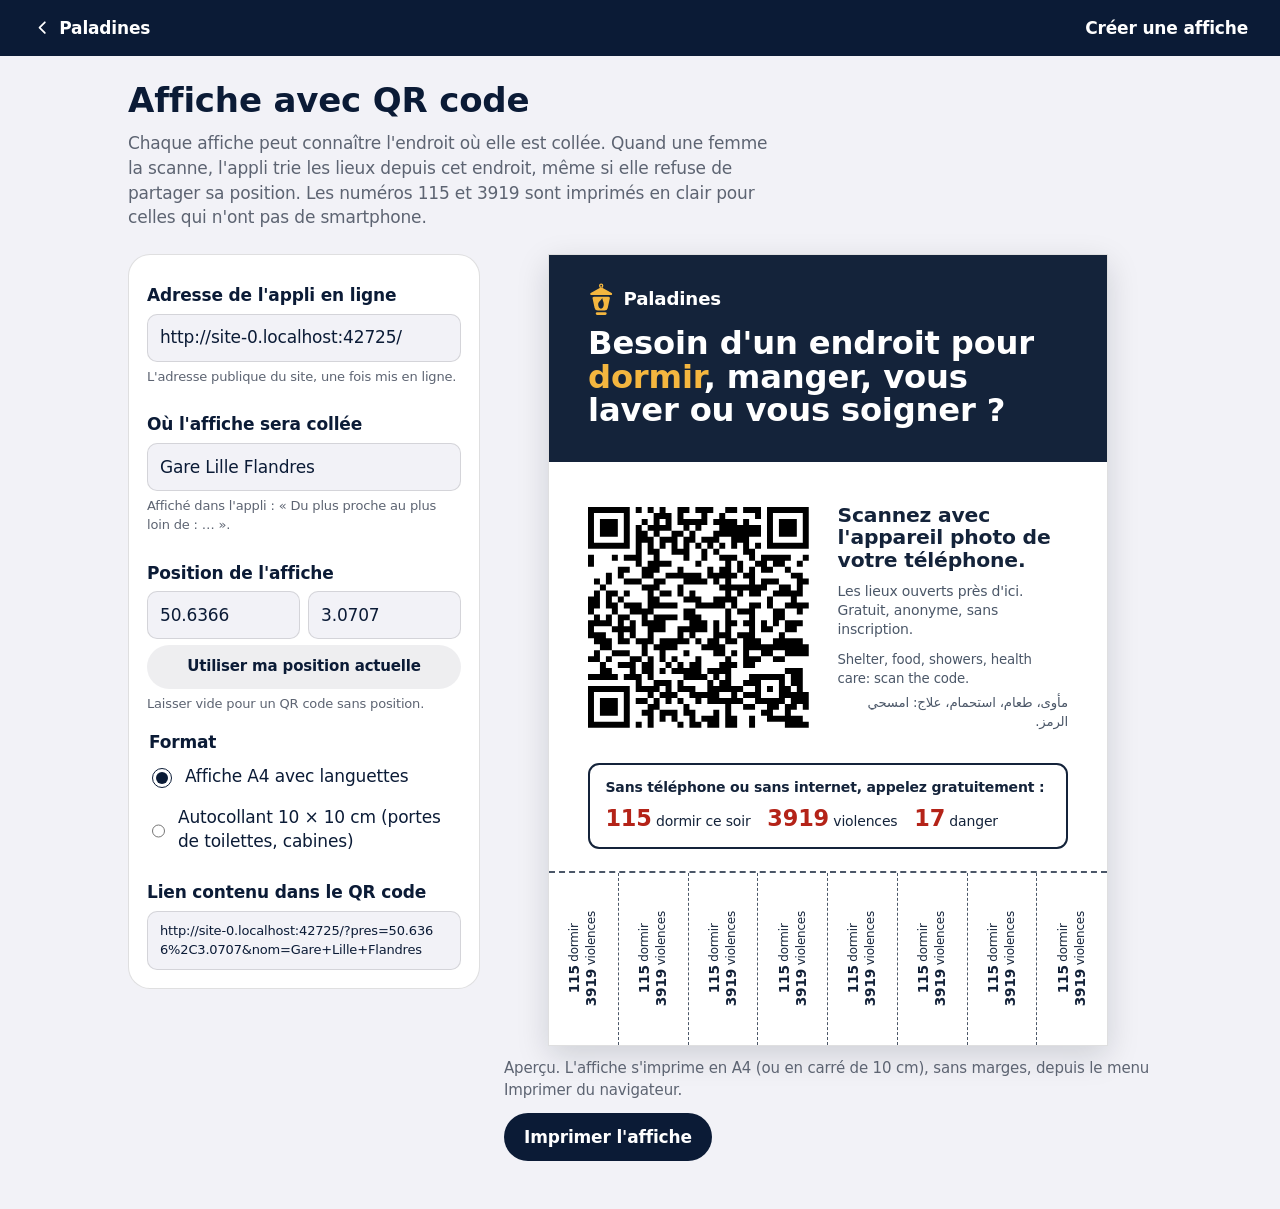
<file: affiche.html>
<!doctype html>
<html lang="fr" dir="ltr">
<head>
<meta charset="utf-8">
<meta name="viewport" content="width=device-width, initial-scale=1, viewport-fit=cover">
<title>Paladines — Affiche QR</title>
<meta name="referrer" content="no-referrer">
<link rel="icon" href="icons/icon.svg" type="image/svg+xml">
<link rel="stylesheet" href="css/app.css">
<style>
  /* Noms des couleurs de l'ancienne feuille, ramenés à ceux de css/app.css */
  :root { --encre: var(--texte); --encre-douce: var(--texte-2); --surface: var(--carte); --trait: var(--separateur); --papier: var(--fond); --f-titre: var(--police-titre); --sur-nuit: #fff; }
  /* En-tête et boutons de cette page outil (l'appli a les siens) */
  .entete { display: flex; align-items: center; justify-content: space-between; gap: 12px; min-height: 56px; padding: 0 var(--gouttiere); background: var(--nuit); color: #fff; }
  .entete .marque-nom { font-weight: 600; }
  .btn { display: inline-flex; align-items: center; justify-content: center; gap: 8px; min-height: 48px; padding: 0 20px; border: 0; border-radius: 999px; background: var(--nuit); color: #fff; font: inherit; font-weight: 600; cursor: pointer; }
  .btn--doux { background: var(--gris-plein); color: var(--nuit); }
  .btn--mini { min-height: 44px; padding: 0 16px; font-size: 0.9375rem; }
  /* Page outil pour l'équipe : formulaire à gauche, aperçu de l'affiche à droite (empilés sur téléphone). */
  .outil {
    max-width: 68rem;
    margin-inline: auto;
    padding-inline: var(--gouttiere);
    padding-block: 20px 48px;
    display: grid;
    gap: 24px;
  }
  @media (min-width: 56rem) {
    .outil { grid-template-columns: minmax(0, 22rem) minmax(0, 1fr); align-items: start; }
  }
  .outil-titre { grid-column: 1 / -1; display: flex; flex-direction: column; gap: 6px; }
  .outil-titre p { color: var(--encre-douce); max-width: 60ch; }
  .formulaire { display: flex; flex-direction: column; gap: 16px; padding: 18px; background: var(--surface); border: 1px solid var(--trait); border-radius: var(--r); }
  .champ { display: flex; flex-direction: column; gap: 6px; }
  .champ label, .champ legend { font-weight: 700; }
  .champ small { color: var(--encre-douce); font-size: 0.8125rem; }
  .champ input[type="text"], .champ input[type="url"], .champ input[type="number"] {
    min-height: 48px; padding: 0 12px; border: 1px solid var(--trait); border-radius: 10px;
    background: var(--papier); color: var(--encre); font: inherit; width: 100%;
  }
  .duo { display: grid; grid-template-columns: 1fr 1fr; gap: 8px; }
  fieldset.champ { border: 0; padding: 0; margin: 0; }
  .radio { display: flex; align-items: center; gap: 10px; min-height: 44px; font-weight: 400 !important; }
  .radio input { width: 20px; height: 20px; accent-color: var(--encre); }
  .lien-final { word-break: break-all; font-size: 0.8125rem; padding: 10px 12px; background: var(--papier); border-radius: 10px; border: 1px solid var(--trait); }
  .apercu-boite { display: flex; flex-direction: column; gap: 12px; min-width: 0; }
  .apercu-boite > p { color: var(--encre-douce); font-size: 0.9375rem; }
  .entete-outil { position: static; }
  .entete-outil a.retour-app { color: var(--sur-nuit); font-weight: 700; min-height: 44px; display: inline-flex; align-items: center; gap: 6px; text-decoration: none; }

  /* ----- L'affiche elle-même (toujours claire : elle est imprimée) ----- */
  .affiche {
    --a-nuit: #14233a; --a-lampe: #f4b63f; --a-papier: #ffffff; --a-gris: #4b5768; --a-rouge: #b42318;
    width: 100%; max-width: 560px; aspect-ratio: 210 / 297; margin-inline: auto;
    background: var(--a-papier); color: var(--a-nuit);
    border: 1px solid var(--trait); box-shadow: 0 10px 30px rgb(10 18 32 / .15);
    display: flex; flex-direction: column; overflow: hidden;
    font-size: clamp(9px, 2.1vw, 14px);
  }
  .aff-haut { background: var(--a-nuit); color: #fff; padding: 5% 7% 6%; display: flex; flex-direction: column; gap: .8em; }
  .aff-marque { display: flex; align-items: center; gap: .5em; font-family: var(--f-titre); font-weight: 800; font-size: 1.3em; }
  .aff-marque svg { width: 1.45em; height: 1.8em; }
  .aff-titre { font-family: var(--f-titre); font-weight: 800; font-size: 2.3em; line-height: 1.05; text-wrap: balance; }
  .aff-titre em { font-style: normal; color: var(--a-lampe); }
  .aff-milieu { flex: 1; display: grid; grid-template-columns: 46% 1fr; gap: 6%; align-items: center; padding: 6% 7% 4%; }
  .aff-qr svg { display: block; width: 100%; height: auto; }
  .aff-consigne { display: flex; flex-direction: column; gap: .8em; }
  .aff-consigne strong { font-family: var(--f-titre); font-size: 1.45em; line-height: 1.1; }
  .aff-consigne p { color: var(--a-gris); line-height: 1.35; }
  .aff-langues { display: flex; flex-direction: column; gap: .3em; font-size: .95em; color: var(--a-gris); }
  .aff-telephone { margin: 0 7%; padding: .9em 1.1em; border: 2px solid var(--a-nuit); border-radius: .8em; display: flex; flex-wrap: wrap; gap: .3em 1.2em; align-items: baseline; }
  .aff-telephone b { font-family: var(--f-titre); font-size: 1.6em; color: var(--a-rouge); font-variant-numeric: tabular-nums; }
  .aff-telephone span { white-space: nowrap; }
  .aff-telephone .aff-tel-titre { flex-basis: 100%; font-weight: 700; }
  .aff-languettes { margin-top: 4%; display: grid; grid-template-columns: repeat(8, 1fr); border-top: 2px dashed var(--a-gris); height: 22%; }
  .aff-languettes div { border-inline-end: 1px dashed var(--a-gris); display: flex; align-items: center; justify-content: center; overflow: hidden; }
  .aff-languettes div:last-child { border-inline-end: 0; }
  .aff-languettes p { writing-mode: vertical-rl; transform: rotate(180deg); font-size: .85em; line-height: 1.25; text-align: center; white-space: nowrap; }
  .aff-languettes b { font-family: var(--f-titre); font-size: 1.15em; }

  /* Format autocollant (carré de 10 cm) */
  .affiche.autocollant { aspect-ratio: 1 / 1; max-width: 380px; font-size: clamp(9px, 2.6vw, 14px); }
  .autocollant .aff-haut { padding: 6% 8%; }
  .autocollant .aff-titre { font-size: 1.6em; }
  .autocollant .aff-milieu { grid-template-columns: 48% 1fr; padding: 6% 8%; }
  .autocollant .aff-langues, .autocollant .aff-languettes, .autocollant .aff-consigne p { display: none; }
  .autocollant .aff-telephone { margin: 0 8% 7%; font-size: .9em; }

  @media print {
    @page { size: A4; margin: 0; }
    body { background: #fff; }
    .entete, .formulaire, .outil-titre, .apercu-boite > p, .apercu-boite > .actions-impr { display: none !important; }
    .outil { padding: 0; display: block; max-width: none; }
    .affiche { max-width: none; width: 210mm; height: 297mm; border: 0; box-shadow: none; font-size: 15px; aspect-ratio: auto; }
    .affiche.autocollant { width: 100mm; height: 100mm; font-size: 8px; }
    * { -webkit-print-color-adjust: exact; print-color-adjust: exact; }
  }
</style>
</head>
<body>
<header class="entete entete-outil">
  <a class="retour-app" href="index.html#apropos"><svg class="ic" viewBox="0 0 24 24" aria-hidden="true"><path d="m14.5 6-6 6 6 6"/></svg>Paladines</a>
  <span class="marque-nom">Créer une affiche</span>
</header>

<main class="outil">
  <div class="outil-titre">
    <h1>Affiche avec QR code</h1>
    <p>Chaque affiche peut connaître l'endroit où elle est collée. Quand une femme la scanne, l'appli trie les lieux depuis cet endroit, même si elle refuse de partager sa position. Les numéros 115 et 3919 sont imprimés en clair pour celles qui n'ont pas de smartphone.</p>
  </div>

  <form class="formulaire" id="form-affiche">
    <div class="champ">
      <label for="url-base">Adresse de l'appli en ligne</label>
      <input type="url" id="url-base" required placeholder="https://paladines.pages.dev/">
      <small>L'adresse publique du site, une fois mis en ligne.</small>
    </div>
    <div class="champ">
      <label for="nom">Où l'affiche sera collée</label>
      <input type="text" id="nom" maxlength="60" placeholder="Ex. : Gare Lille Flandres, toilettes du hall" value="Gare Lille Flandres">
      <small>Affiché dans l'appli : « Du plus proche au plus loin de : … ».</small>
    </div>
    <div class="champ">
      <span class="label" style="font-weight:700">Position de l'affiche</span>
      <div class="duo">
        <input type="number" id="lat" step="0.0001" min="-90" max="90" placeholder="Latitude" aria-label="Latitude" value="50.6366">
        <input type="number" id="lng" step="0.0001" min="-180" max="180" placeholder="Longitude" aria-label="Longitude" value="3.0707">
      </div>
      <button type="button" class="btn btn--doux btn--mini" id="ma-position">Utiliser ma position actuelle</button>
      <small id="pos-msg">Laisser vide pour un QR code sans position.</small>
    </div>
    <fieldset class="champ">
      <legend>Format</legend>
      <label class="radio"><input type="radio" name="format" id="format-a4" value="a4" checked> Affiche A4 avec languettes</label>
      <label class="radio"><input type="radio" name="format" id="format-carre" value="autocollant"> Autocollant 10 × 10 cm (portes de toilettes, cabines)</label>
    </fieldset>
    <div class="champ">
      <span style="font-weight:700">Lien contenu dans le QR code</span>
      <p class="lien-final" id="lien-final"></p>
    </div>
  </form>

  <div class="apercu-boite">
    <div class="affiche" id="affiche">
      <div class="aff-haut">
        <div class="aff-marque">
          <svg viewBox="8 2 48 60" aria-hidden="true"><path fill="#f4b63f" fill-rule="evenodd" d="M28 7A4 4 0 1 1 36 7A4 4 0 1 1 28 7ZM30.4 7A1.6 1.6 0 1 0 33.6 7A1.6 1.6 0 1 0 30.4 7ZM13.4 24A1.4 1.4 0 0 1 12 22.6L12 21.94A1.6 1.6 0 0 1 12.82 20.54L30.05 10.89A4 4 0 0 1 33.95 10.89L51.18 20.54A1.6 1.6 0 0 1 52 21.94L52 22.6A1.4 1.4 0 0 1 50.6 24ZM16.15 30.03A2.5 2.5 0 0 1 18.6 27L45.4 27A2.5 2.5 0 0 1 47.85 30.03L44.02 47.77A6 6 0 0 1 38.16 52.5L25.84 52.5A6 6 0 0 1 19.98 47.77ZM22 58A2.5 2.5 0 0 1 24.5 55.5L39.5 55.5A2.5 2.5 0 0 1 42 58A2.5 2.5 0 0 1 39.5 60.5L24.5 60.5A2.5 2.5 0 0 1 22 58ZM33.88 29.64C34.26 33.44 36.77 36.1 36.77 41.04C36.77 45.75 34.34 49.02 31.6 49.02C28.86 49.02 26.43 45.75 26.43 41.04C26.43 38 28.56 36.1 30.46 34.2C31.98 32.68 33.27 31.54 33.88 29.64Z"/></svg>
          Paladines
        </div>
        <p class="aff-titre">Besoin d'un endroit pour <em>dormir</em>, manger, vous laver ou vous soigner&nbsp;?</p>
      </div>
      <div class="aff-milieu">
        <div class="aff-qr" id="qr"></div>
        <div class="aff-consigne">
          <strong>Scannez avec l'appareil photo de votre téléphone.</strong>
          <p>Les lieux ouverts près d'ici. Gratuit, anonyme, sans inscription.</p>
          <div class="aff-langues">
            <span lang="en">Shelter, food, showers, health care: scan the code.</span>
            <span lang="ar" dir="rtl">مأوى، طعام، استحمام، علاج: امسحي الرمز.</span>
          </div>
        </div>
      </div>
      <div class="aff-telephone">
        <span class="aff-tel-titre">Sans téléphone ou sans internet, appelez gratuitement&nbsp;:</span>
        <span><b>115</b> dormir ce soir</span>
        <span><b>3919</b> violences</span>
        <span><b>17</b> danger</span>
      </div>
      <div class="aff-languettes" aria-label="Languettes à détacher">
        <div><p><b>115</b> dormir<br><b>3919</b> violences</p></div>
        <div><p><b>115</b> dormir<br><b>3919</b> violences</p></div>
        <div><p><b>115</b> dormir<br><b>3919</b> violences</p></div>
        <div><p><b>115</b> dormir<br><b>3919</b> violences</p></div>
        <div><p><b>115</b> dormir<br><b>3919</b> violences</p></div>
        <div><p><b>115</b> dormir<br><b>3919</b> violences</p></div>
        <div><p><b>115</b> dormir<br><b>3919</b> violences</p></div>
        <div><p><b>115</b> dormir<br><b>3919</b> violences</p></div>
      </div>
    </div>
    <p>Aperçu. L'affiche s'imprime en A4 (ou en carré de 10 cm), sans marges, depuis le menu Imprimer du navigateur.</p>
    <div class="actions-impr"><button type="button" class="btn" id="imprimer">Imprimer l'affiche</button></div>
  </div>
</main>

<script src="vendor/qrcode/qrcode.js"></script>
<script>
(function () {
  "use strict";
  var champs = ["url-base", "nom", "lat", "lng"].map(function (id) { return document.getElementById(id); });
  var base = champs[0], nom = champs[1], lat = champs[2], lng = champs[3];

  // Adresse par défaut : le dossier de cette page, si elle est en ligne
  if (/^https?:$/.test(location.protocol)) base.value = location.href.replace(/[^/]*([?#].*)?$/, "");
  else base.value = "https://paladines.pages.dev/";

  function lienFinal() {
    var url;
    try { url = new URL(base.value.trim() || "https://paladines.pages.dev/"); }
    catch (e) { url = new URL("https://paladines.pages.dev/"); }
    var la = parseFloat(lat.value), lo = parseFloat(lng.value);
    if (isFinite(la) && isFinite(lo)) url.searchParams.set("pres", la.toFixed(4) + "," + lo.toFixed(4));
    if (nom.value.trim()) url.searchParams.set("nom", nom.value.trim());
    return url.toString();
  }

  function dessiner() {
    var lien = lienFinal();
    document.getElementById("lien-final").textContent = lien;
    var qr = qrcode(0, "M");
    qr.addData(lien);
    qr.make();
    document.getElementById("qr").innerHTML = qr.createSvgTag({ cellSize: 4, margin: 0, scalable: true, alt: "QR code vers " + lien });
    var format = document.querySelector('input[name="format"]:checked').value;
    document.getElementById("affiche").classList.toggle("autocollant", format === "autocollant");
  }

  document.getElementById("form-affiche").addEventListener("input", dessiner);
  document.getElementById("form-affiche").addEventListener("submit", function (e) { e.preventDefault(); });
  document.getElementById("imprimer").addEventListener("click", function () { window.print(); });
  document.getElementById("ma-position").addEventListener("click", function () {
    var msg = document.getElementById("pos-msg");
    if (!navigator.geolocation) { msg.textContent = "Ce navigateur ne donne pas la position. Saisissez-la à la main."; return; }
    msg.textContent = "Recherche de la position…";
    navigator.geolocation.getCurrentPosition(function (p) {
      lat.value = p.coords.latitude.toFixed(4);
      lng.value = p.coords.longitude.toFixed(4);
      msg.textContent = "Position ajoutée.";
      dessiner();
    }, function () {
      msg.textContent = "Position refusée ou indisponible. Saisissez-la à la main (clic droit sur une carte en ligne, par exemple).";
    }, { enableHighAccuracy: true, timeout: 10000 });
  });
  dessiner();
})();
</script>
</body>
</html>
</file>
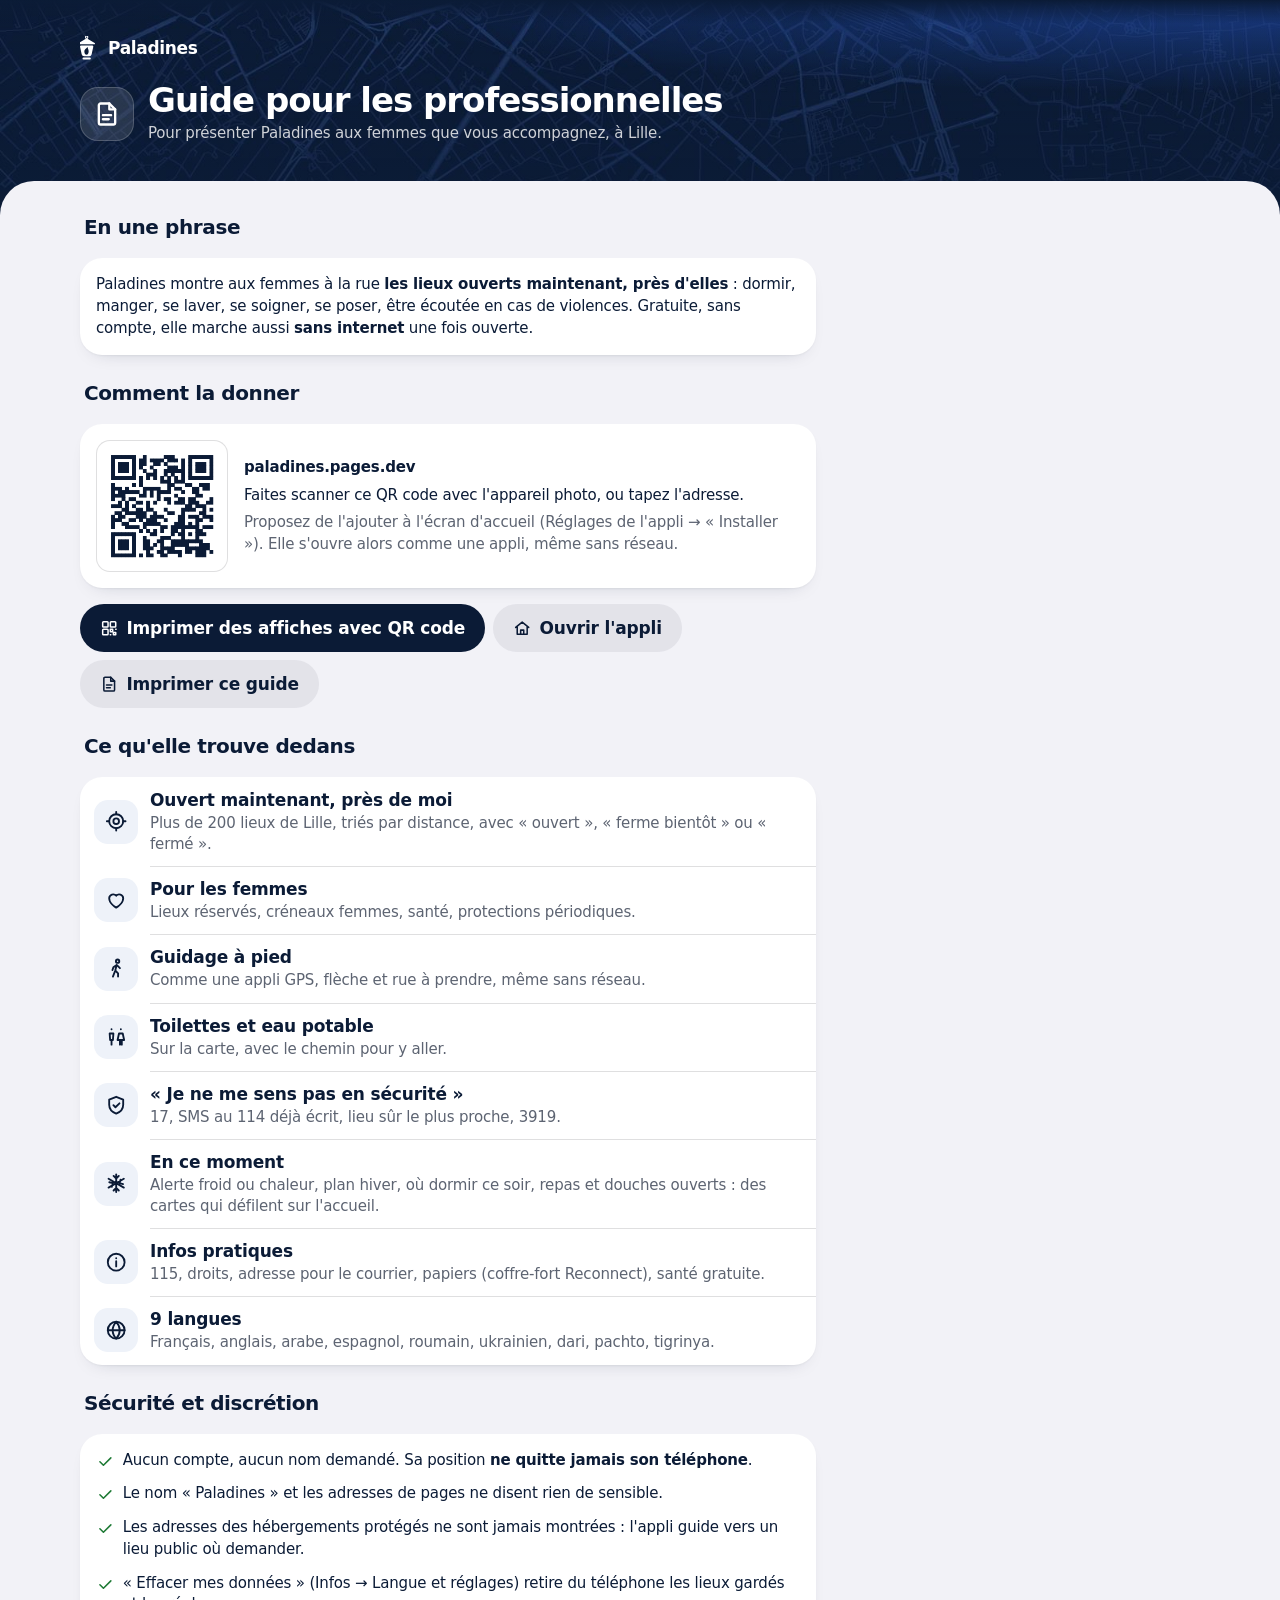
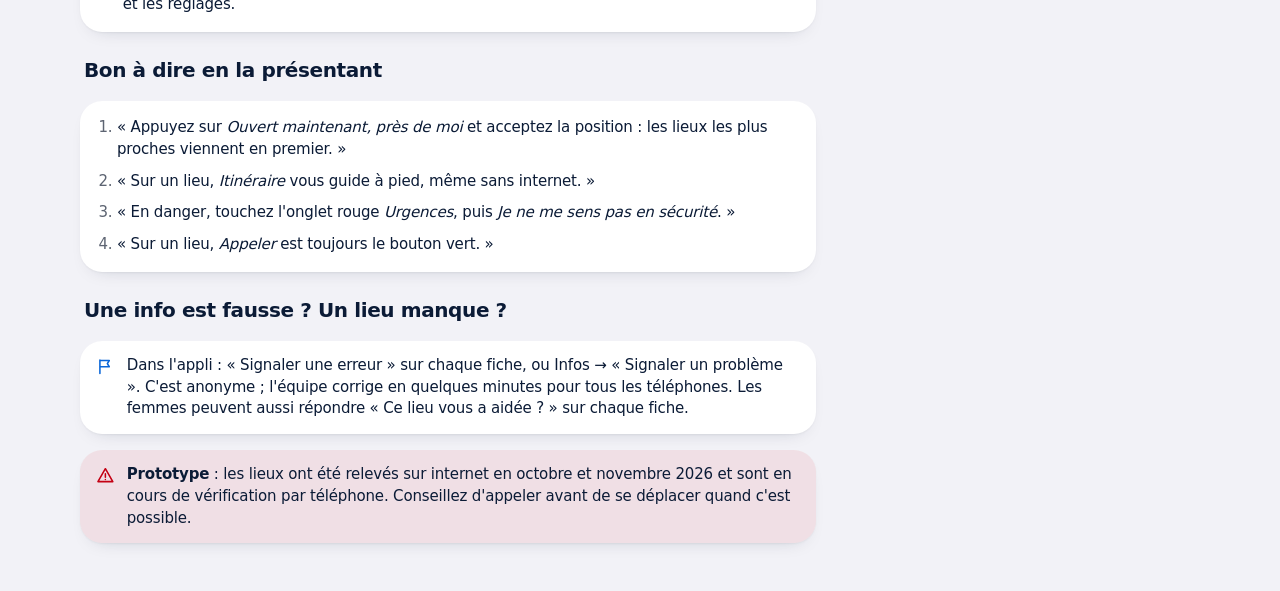
<file: pro.html>
<!doctype html>
<html lang="fr" dir="ltr">
<head>
<meta charset="utf-8">
<meta name="viewport" content="width=device-width, initial-scale=1, viewport-fit=cover">
<meta name="robots" content="noindex">
<title>Paladines</title>
<meta name="referrer" content="no-referrer">
<meta name="theme-color" content="#0b1b36">
<link rel="icon" href="icons/icon.svg" type="image/svg+xml">
<!--
  Guide pour les professionnelles (travailleuses sociales, maraudes, accueils de jour, soignantes) :
  présenter Paladines aux femmes accompagnées. Page à part, en français, imprimable (A4).
  Adresse neutre (/pro.html) : rien de sensible dans l'historique d'un téléphone partagé.
  Même style que l'appli : elle charge css/app.css (bandeau bleu nuit, feuille grise, cartes blanches).
-->
<link rel="stylesheet" href="css/app.css">
<style>
  /* Pas d'onglets sur cette page */
  .pro .feuille { padding-bottom: calc(48px + env(safe-area-inset-bottom, 0px)); }
  /* Les lignes ne sont pas des liens */
  .pro .ligne-lien:hover, .pro .ligne-lien:active { background: none; }
  .pro .qr canvas { display: block; width: 100%; height: auto; }
  .pro .qr-telephone > div:last-child { flex: 1 1 14rem; }
  .pro .qr-telephone p + p { margin-top: 6px; }
  .pro .criteres { gap: 12px; }
  .pro .criteres li { align-items: flex-start; }
  .pro .criteres .ic { margin-top: 2px; }
  .pro ol.puces-txt { gap: 10px; padding-inline-start: calc(16px + 1.4em); list-style: decimal; }
  @media print {
    html, html:has(.teinte-haut) { background: #fff; }
    body { font-size: 11pt; }
    .bande { padding: 0 0 12px; background: none; color: var(--nuit); }
    .bande-haut, .retour, .boutons, .pas-imprime { display: none; }
    .page-sous { color: var(--texte-2); }
    .page-ic { background: var(--tuile); box-shadow: none; color: var(--nuit); }
    .feuille { margin: 0; padding: 0; border-radius: 0; background: #fff; gap: 10px; }
    .carte, .liste { box-shadow: none; border: 1px solid #c8ccd4; }
    .titre-section { break-after: avoid; }
    .carte, .ligne { break-inside: avoid; }
  }
</style>
</head>
<body class="pro">
<div class="teinte-haut" aria-hidden="true"></div>
<div class="teinte-bas" aria-hidden="true"></div>
<div class="fond-page" aria-hidden="true"></div>
<svg xmlns="http://www.w3.org/2000/svg" class="sprite" aria-hidden="true">
  <defs>
    <symbol id="logo" viewBox="8 2 48 60"><path fill-rule="evenodd" d="M28 7A4 4 0 1 1 36 7A4 4 0 1 1 28 7ZM30.4 7A1.6 1.6 0 1 0 33.6 7A1.6 1.6 0 1 0 30.4 7ZM13.4 24A1.4 1.4 0 0 1 12 22.6L12 21.94A1.6 1.6 0 0 1 12.82 20.54L30.05 10.89A4 4 0 0 1 33.95 10.89L51.18 20.54A1.6 1.6 0 0 1 52 21.94L52 22.6A1.4 1.4 0 0 1 50.6 24ZM16.15 30.03A2.5 2.5 0 0 1 18.6 27L45.4 27A2.5 2.5 0 0 1 47.85 30.03L44.02 47.77A6 6 0 0 1 38.16 52.5L25.84 52.5A6 6 0 0 1 19.98 47.77ZM22 58A2.5 2.5 0 0 1 24.5 55.5L39.5 55.5A2.5 2.5 0 0 1 42 58A2.5 2.5 0 0 1 39.5 60.5L24.5 60.5A2.5 2.5 0 0 1 22 58ZM33.88 29.64C34.26 33.44 36.77 36.1 36.77 41.04C36.77 45.75 34.34 49.02 31.6 49.02C28.86 49.02 26.43 45.75 26.43 41.04C26.43 38 28.56 36.1 30.46 34.2C31.98 32.68 33.27 31.54 33.88 29.64Z"/></symbol>
    <symbol id="i-retour" viewBox="0 0 24 24"><path d="m14.5 6-6 6 6 6"/></symbol>
    <symbol id="i-papier" viewBox="0 0 24 24"><path d="M14 3H6.5A1.5 1.5 0 0 0 5 4.5v15A1.5 1.5 0 0 0 6.5 21h11a1.5 1.5 0 0 0 1.5-1.5V8Z"/><path d="M14 3v5h5M8.5 13h7M8.5 16.5h5"/></symbol>
    <symbol id="i-qr" viewBox="0 0 24 24"><rect x="3.5" y="3.5" width="7" height="7" rx="1"/><rect x="13.5" y="3.5" width="7" height="7" rx="1"/><rect x="3.5" y="13.5" width="7" height="7" rx="1"/><path d="M13.5 13.5h3v3h-3ZM17.5 17.5h3v3h-3ZM13.5 20.5h.5M20.5 13.5h.5"/></symbol>
    <symbol id="i-maison" viewBox="0 0 24 24"><path d="M3.5 11 12 4l8.5 7M5.5 9.5V20h13V9.5M10 20v-5.5h4V20"/></symbol>
    <symbol id="i-position" viewBox="0 0 24 24"><circle cx="12" cy="12" r="3"/><circle cx="12" cy="12" r="7.5"/><path d="M12 2v2.5M12 19.5V22M2 12h2.5M19.5 12H22"/></symbol>
    <symbol id="i-coeur" viewBox="0 0 24 24"><path d="M12 20s-7.5-4.6-7.5-10.2A4.3 4.3 0 0 1 12 7.2a4.3 4.3 0 0 1 7.5 2.6C19.5 15.4 12 20 12 20Z"/></symbol>
    <symbol id="i-pied" viewBox="0 0 24 24"><circle cx="13.5" cy="4.5" r="1.8"/><path d="M12.5 8.5 11 14.5l-2.5 6.5M11 14.5l3 3v3.5M12.5 8.5l3.5 3.5M12.5 8.5l-3.5 2.5-1 3"/></symbol>
    <symbol id="i-wc" viewBox="0 0 24 24"><path d="M7 3.5v.01M17 3.5v.01M5 8h4l-.5 7h-3zM7 15v5M15 8h4l1.5 7h-7zM16 15v5M18 15v5"/></symbol>
    <symbol id="i-bouclier" viewBox="0 0 24 24"><path d="M12 3 4.5 6v5.5c0 4.6 3.2 7.9 7.5 9.5 4.3-1.6 7.5-4.9 7.5-9.5V6Z"/><path d="m9 12 2.2 2.2L15.5 10"/></symbol>
    <symbol id="i-flocon" viewBox="0 0 24 24"><path d="M12 2.5v19M3.8 7.25l16.4 9.5M3.8 16.75l16.4-9.5M9.2 4.2 12 7l2.8-2.8M9.2 19.8 12 17l2.8 2.8M4.6 11l3.8 1-1 3.8M19.4 13l-3.8-1 1-3.8"/></symbol>
    <symbol id="i-info" viewBox="0 0 24 24"><circle cx="12" cy="12" r="9"/><path d="M12 11v5.5M12 7.8h.01"/></symbol>
    <symbol id="i-globe" viewBox="0 0 24 24"><circle cx="12" cy="12" r="9"/><path d="M3 12h18M12 3c2.5 2.6 3.8 5.6 3.8 9s-1.3 6.4-3.8 9c-2.5-2.6-3.8-5.6-3.8-9S9.5 5.6 12 3Z"/></symbol>
    <symbol id="i-check" viewBox="0 0 24 24"><path d="m5 12.5 4.5 4.5L19 7.5"/></symbol>
    <symbol id="i-alerte" viewBox="0 0 24 24"><path d="M12 3.5 2.5 20h19Z"/><path d="M12 10v4.5M12 17.2h.01"/></symbol>
    <symbol id="i-drapeau" viewBox="0 0 24 24"><path d="M5 21V4M5 4.5h12l-2.5 4 2.5 4H5"/></symbol>
  </defs>
</svg>

<header class="bande bande--page">
  <div class="bande-in">
    <div class="bande-haut">
      <a class="marque" href="./"><svg class="marque-logo" viewBox="8 2 48 60" aria-hidden="true"><use href="#logo"></use></svg><span>Paladines</span></a>
    </div>
    <div class="page-tete">
      <span class="page-ic"><svg class="ic" aria-hidden="true"><use href="#i-papier"></use></svg></span>
      <div>
        <h1>Guide pour les professionnelles</h1>
        <p class="page-sous">Pour présenter Paladines aux femmes que vous accompagnez, à Lille.</p>
      </div>
    </div>
  </div>
</header>

<main class="feuille feuille--etroite">
  <h2 class="titre-section">En une phrase</h2>
  <p class="carte texte">Paladines montre aux femmes à la rue <strong>les lieux ouverts maintenant, près d'elles</strong> : dormir, manger, se laver, se soigner, se poser, être écoutée en cas de violences. Gratuite, sans compte, elle marche aussi <strong>sans internet</strong> une fois ouverte.</p>

  <h2 class="titre-section">Comment la donner</h2>
  <div class="carte texte qr-telephone">
    <div class="qr"><canvas id="qr" width="300" height="300" role="img" aria-label="QR code vers paladines.pages.dev"></canvas></div>
    <div>
      <p class="adresse-txt" dir="ltr">paladines.pages.dev</p>
      <p>Faites scanner ce QR code avec l'appareil photo, ou tapez l'adresse.</p>
      <p class="aide">Proposez de l'ajouter à l'écran d'accueil (Réglages de l'appli → « Installer »). Elle s'ouvre alors comme une appli, même sans réseau.</p>
    </div>
  </div>
  <div class="boutons">
    <a class="bouton" href="affiche.html"><svg class="ic" aria-hidden="true"><use href="#i-qr"></use></svg>Imprimer des affiches avec QR code</a>
    <a class="bouton bouton--gris" href="./" target="_blank" rel="noopener"><svg class="ic" aria-hidden="true"><use href="#i-maison"></use></svg>Ouvrir l'appli</a>
    <button class="bouton bouton--gris" type="button" onclick="print()"><svg class="ic" aria-hidden="true"><use href="#i-papier"></use></svg>Imprimer ce guide</button>
  </div>

  <h2 class="titre-section">Ce qu'elle trouve dedans</h2>
  <ul class="liste">
    <li class="ligne"><span class="ligne-lien"><span class="ligne-ic"><svg class="ic" aria-hidden="true"><use href="#i-position"></use></svg></span><span class="ligne-corps"><span class="ligne-nom">Ouvert maintenant, près de moi</span><span class="ligne-femmes">Plus de 200 lieux de Lille, triés par distance, avec « ouvert », « ferme bientôt » ou « fermé ».</span></span></span></li>
    <li class="ligne"><span class="ligne-lien"><span class="ligne-ic"><svg class="ic" aria-hidden="true"><use href="#i-coeur"></use></svg></span><span class="ligne-corps"><span class="ligne-nom">Pour les femmes</span><span class="ligne-femmes">Lieux réservés, créneaux femmes, santé, protections périodiques.</span></span></span></li>
    <li class="ligne"><span class="ligne-lien"><span class="ligne-ic"><svg class="ic" aria-hidden="true"><use href="#i-pied"></use></svg></span><span class="ligne-corps"><span class="ligne-nom">Guidage à pied</span><span class="ligne-femmes">Comme une appli GPS, flèche et rue à prendre, même sans réseau.</span></span></span></li>
    <li class="ligne"><span class="ligne-lien"><span class="ligne-ic"><svg class="ic" aria-hidden="true"><use href="#i-wc"></use></svg></span><span class="ligne-corps"><span class="ligne-nom">Toilettes et eau potable</span><span class="ligne-femmes">Sur la carte, avec le chemin pour y aller.</span></span></span></li>
    <li class="ligne"><span class="ligne-lien"><span class="ligne-ic"><svg class="ic" aria-hidden="true"><use href="#i-bouclier"></use></svg></span><span class="ligne-corps"><span class="ligne-nom">« Je ne me sens pas en sécurité »</span><span class="ligne-femmes"><span dir="ltr">17</span>, SMS au <span dir="ltr">114</span> déjà écrit, lieu sûr le plus proche, <span dir="ltr">3919</span>.</span></span></span></li>
    <li class="ligne"><span class="ligne-lien"><span class="ligne-ic"><svg class="ic" aria-hidden="true"><use href="#i-flocon"></use></svg></span><span class="ligne-corps"><span class="ligne-nom">En ce moment</span><span class="ligne-femmes">Alerte froid ou chaleur, plan hiver, où dormir ce soir, repas et douches ouverts : des cartes qui défilent sur l'accueil.</span></span></span></li>
    <li class="ligne"><span class="ligne-lien"><span class="ligne-ic"><svg class="ic" aria-hidden="true"><use href="#i-info"></use></svg></span><span class="ligne-corps"><span class="ligne-nom">Infos pratiques</span><span class="ligne-femmes">115, droits, adresse pour le courrier, papiers (coffre-fort Reconnect), santé gratuite.</span></span></span></li>
    <li class="ligne"><span class="ligne-lien"><span class="ligne-ic"><svg class="ic" aria-hidden="true"><use href="#i-globe"></use></svg></span><span class="ligne-corps"><span class="ligne-nom">9 langues</span><span class="ligne-femmes">Français, anglais, arabe, espagnol, roumain, ukrainien, dari, pachto, tigrinya.</span></span></span></li>
  </ul>

  <h2 class="titre-section">Sécurité et discrétion</h2>
  <div class="carte texte">
    <ul class="criteres">
      <li><svg class="ic" aria-hidden="true"><use href="#i-check"></use></svg><span>Aucun compte, aucun nom demandé. Sa position <strong>ne quitte jamais son téléphone</strong>.</span></li>
      <li><svg class="ic" aria-hidden="true"><use href="#i-check"></use></svg><span>Le nom « Paladines » et les adresses de pages ne disent rien de sensible.</span></li>
      <li><svg class="ic" aria-hidden="true"><use href="#i-check"></use></svg><span>Les adresses des hébergements protégés ne sont jamais montrées : l'appli guide vers un lieu public où demander.</span></li>
      <li><svg class="ic" aria-hidden="true"><use href="#i-check"></use></svg><span>« Effacer mes données » (Infos → Langue et réglages) retire du téléphone les lieux gardés et les réglages.</span></li>
    </ul>
  </div>

  <h2 class="titre-section">Bon à dire en la présentant</h2>
  <ol class="carte texte puces-txt">
    <li>« Appuyez sur <em>Ouvert maintenant, près de moi</em> et acceptez la position : les lieux les plus proches viennent en premier. »</li>
    <li>« Sur un lieu, <em>Itinéraire</em> vous guide à pied, même sans internet. »</li>
    <li>« En danger, touchez l'onglet rouge <em>Urgences</em>, puis <em>Je ne me sens pas en sécurité</em>. »</li>
    <li>« Sur un lieu, <em>Appeler</em> est toujours le bouton vert. »</li>
  </ol>

  <h2 class="titre-section">Une info est fausse ? Un lieu manque ?</h2>
  <p class="carte rappel"><svg class="ic" aria-hidden="true"><use href="#i-drapeau"></use></svg><span>Dans l'appli : « Signaler une erreur » sur chaque fiche, ou Infos → « Signaler un problème ». C'est anonyme ; l'équipe corrige en quelques minutes pour tous les téléphones. Les femmes peuvent aussi répondre « Ce lieu vous a aidée ? » sur chaque fiche.</span></p>

  <p class="carte note note--ferme pas-imprime"><svg class="ic" aria-hidden="true"><use href="#i-alerte"></use></svg><span><strong>Prototype</strong> : les lieux ont été relevés sur internet en octobre et novembre 2026 et sont en cours de vérification par téléphone. Conseillez d'appeler avant de se déplacer quand c'est possible.</span></p>
</main>

<script src="vendor/qrcode/qrcode.js"></script>
<script>
  // QR code vers l'appli, dessiné sur place (rien n'est chargé ailleurs)
  (function () {
    var toile = document.getElementById("qr");
    if (!window.qrcode || !toile) return;
    var q = qrcode(0, "M");
    q.addData("https://paladines.pages.dev/");
    q.make();
    var n = q.getModuleCount(), marge = 2, taille = toile.width / (n + 2 * marge), c = toile.getContext("2d");
    c.fillStyle = "#fff";
    c.fillRect(0, 0, toile.width, toile.height);
    c.fillStyle = "#0b1b36";
    for (var y = 0; y < n; y++) for (var x = 0; x < n; x++) if (q.isDark(y, x)) c.fillRect((x + marge) * taille, (y + marge) * taille, Math.ceil(taille), Math.ceil(taille));
  })();
</script>
</body>
</html>
</file>
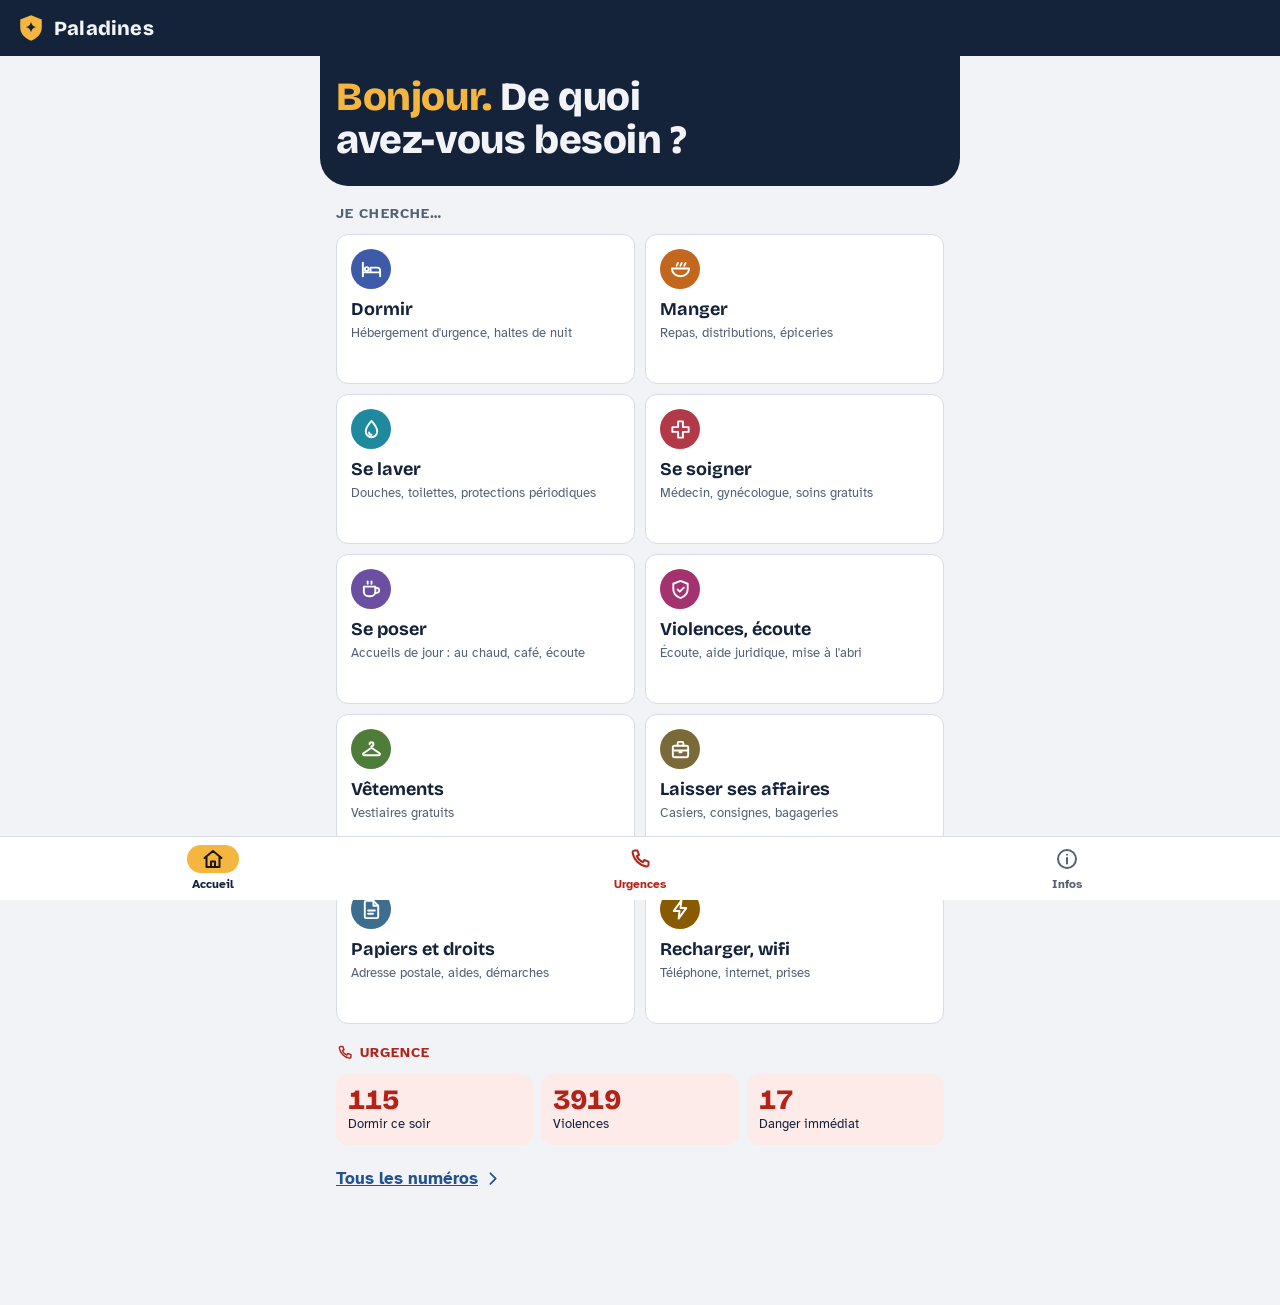
<file: docs/soutenance/paladines-soutenance.html>
<!doctype html>
<html lang="fr" dir="ltr">
<head>
<meta charset="utf-8">
<meta name="viewport" content="width=device-width, initial-scale=1, viewport-fit=cover">
<title>Paladines</title>
<meta name="theme-color" content="#14233a">
<style>
/* Paladines — feuille de style
 * Mise en page : une colonne de 40rem au plus, en-tête couleur nuit, une seule « lampe »
 * chaude (le bouton « Ouvert maintenant, près de moi »), onglets fixés en bas, cibles de 48 px.
 */

@font-face {
  font-family: "Atkinson Hyperlegible";
  src: url([data-uri]) format("woff2");
  font-weight: 400;
  font-display: swap;
}
@font-face {
  font-family: "Atkinson Hyperlegible";
  src: url([data-uri]) format("woff2");
  font-weight: 700;
  font-display: swap;
}
@font-face {
  font-family: "Bricolage Grotesque";
  src: url([data-uri]) format("woff2");
  font-weight: 200 800;
  font-display: swap;
}

:root {
  --nuit: #14233a;
  --nuit-2: #1f3354;
  --papier: #f1f3f6;
  --surface: #ffffff;
  --encre: #14233a;
  --encre-douce: #546175;
  --trait: #d7dde6;
  --lampe: #f4b63f;
  --lampe-encre: #1d1606;
  --lien: #24528f;
  --focus: #1d5fd0;
  --sur-nuit: #f1f3f6;
  --sur-nuit-doux: #a9b5c7;
  --quitter: #d4382c;
  --ok: #146c45;
  --ok-fond: #e1f2e8;
  --bientot: #8a5200;
  --bientot-fond: #fdefd6;
  --ferme: #5f6878;
  --ferme-fond: #eaedf2;
  --urgent: #b42318;
  --urgent-fond: #fcebe9;

  --f-titre: "Bricolage Grotesque", "Atkinson Hyperlegible", system-ui, sans-serif;
  --f-texte: "Atkinson Hyperlegible", system-ui, -apple-system, "Segoe UI", Roboto, "Noto Sans", "Noto Sans Arabic", "Geeza Pro", sans-serif;

  --r: 12px;
  --h-entete: 56px;
  --h-onglets: 64px;
  --gouttiere: 16px;
  color-scheme: light;
}

@media (prefers-color-scheme: dark) {
  :root:not([data-theme="light"]) {
    --nuit: #0a1220;
    --nuit-2: #18263f;
    --papier: #0f1a2b;
    --surface: #17253a;
    --encre: #e8edf4;
    --encre-douce: #a2afc2;
    --trait: #2b3c57;
    --lampe: #f6c35a;
    --lampe-encre: #1d1606;
    --lien: #9dc1ff;
    --focus: #f6c35a;
    --sur-nuit: #e8edf4;
    --sur-nuit-doux: #94a2b8;
    --quitter: #e5483c;
    --ok: #63d49c;
    --ok-fond: #113526;
    --bientot: #f3c063;
    --bientot-fond: #3a2b0f;
    --ferme: #a6b0c0;
    --ferme-fond: #22314a;
    --urgent: #ff8f84;
    --urgent-fond: #3b1c1d;
    color-scheme: dark;
  }
}
:root[data-theme="dark"] {
  --nuit: #0a1220;
  --nuit-2: #18263f;
  --papier: #0f1a2b;
  --surface: #17253a;
  --encre: #e8edf4;
  --encre-douce: #a2afc2;
  --trait: #2b3c57;
  --lampe: #f6c35a;
  --lampe-encre: #1d1606;
  --lien: #9dc1ff;
  --focus: #f6c35a;
  --sur-nuit: #e8edf4;
  --sur-nuit-doux: #94a2b8;
  --quitter: #e5483c;
  --ok: #63d49c;
  --ok-fond: #113526;
  --bientot: #f3c063;
  --bientot-fond: #3a2b0f;
  --ferme: #a6b0c0;
  --ferme-fond: #22314a;
  --urgent: #ff8f84;
  --urgent-fond: #3b1c1d;
  color-scheme: dark;
}

/* ---------- Base ---------- */
*,
*::before,
*::after {
  box-sizing: border-box;
}
html {
  -webkit-text-size-adjust: 100%;
  text-size-adjust: 100%;
}
body {
  margin: 0;
  background: var(--papier);
  color: var(--encre);
  font-family: var(--f-texte);
  font-size: 1.0625rem;
  line-height: 1.5;
  overflow-x: hidden;
}
h1,
h2,
h3 {
  font-family: var(--f-titre);
  line-height: 1.15;
  text-wrap: balance;
  margin: 0;
}
h1 {
  font-size: 1.75rem;
  font-weight: 800;
  letter-spacing: -0.01em;
}
h2 {
  font-size: 1.1875rem;
  font-weight: 700;
}
p {
  margin: 0;
}
a {
  color: var(--lien);
}
button {
  font: inherit;
  color: inherit;
}
img,
svg {
  max-width: 100%;
}
[hidden] {
  display: none !important;
}
:focus-visible {
  outline: 3px solid var(--focus);
  outline-offset: 2px;
  border-radius: 4px;
}
.sprite {
  position: absolute;
  width: 0;
  height: 0;
  overflow: hidden;
}
.ic {
  width: 1.25em;
  height: 1.25em;
  flex: none;
  fill: none;
  stroke: currentColor;
  stroke-width: 2;
  stroke-linecap: round;
  stroke-linejoin: round;
  vertical-align: -0.25em;
}
[dir="rtl"] .chevron,
[dir="rtl"] .retour .ic {
  transform: scaleX(-1);
}
.visuellement-cache {
  position: absolute;
  width: 1px;
  height: 1px;
  overflow: hidden;
  clip: rect(0 0 0 0);
  white-space: nowrap;
}
.sauter {
  position: absolute;
  inset-inline-start: 8px;
  top: -100px;
  z-index: 50;
  padding: 10px 14px;
  background: var(--lampe);
  color: var(--lampe-encre);
  font-weight: 700;
  border-radius: 8px;
}
.sauter:focus {
  top: 8px;
}

/* ---------- En-tête ---------- */
.entete {
  position: sticky;
  top: 0;
  z-index: 20;
  display: flex;
  align-items: center;
  justify-content: space-between;
  gap: 8px;
  min-height: calc(var(--h-entete) + env(safe-area-inset-top, 0px));
  padding: env(safe-area-inset-top, 0px) var(--gouttiere) 0;
  background: var(--nuit);
  color: var(--sur-nuit);
}
.entete :focus-visible {
  outline-color: var(--lampe);
}
.marque {
  display: flex;
  align-items: center;
  gap: 8px;
  color: inherit;
  text-decoration: none;
  min-height: 48px;
}
.marque-logo {
  width: 30px;
  height: 30px;
}
.logo-bouclier {
  fill: var(--lampe);
}
.logo-lueur {
  fill: var(--nuit);
}
.marque-nom {
  font-family: var(--f-titre);
  font-weight: 800;
  font-size: 1.25rem;
  letter-spacing: 0.01em;
}
.entete-actions {
  display: flex;
  align-items: center;
  gap: 4px;
}
.btn-entete {
  display: inline-flex;
  align-items: center;
  justify-content: center;
  gap: 4px;
  min-width: 44px;
  min-height: 44px;
  padding: 0 8px;
  border: 0;
  border-radius: 10px;
  background: transparent;
  color: var(--sur-nuit);
  font-size: 0.875rem;
  font-weight: 700;
  letter-spacing: 0.04em;
  cursor: pointer;
}
.btn-entete:hover {
  background: var(--nuit-2);
}
.btn-quitter {
  display: inline-flex;
  align-items: center;
  gap: 6px;
  min-height: 40px;
  margin-inline-start: 4px;
  padding: 0 12px;
  border: 0;
  border-radius: 999px;
  background: var(--quitter);
  color: #fff;
  font-weight: 700;
  font-size: 0.9375rem;
  cursor: pointer;
}
.btn-quitter:hover {
  filter: brightness(1.08);
}
.langue-boite {
  position: relative;
}
.menu-langue {
  position: absolute;
  inset-inline-end: 0;
  top: calc(100% + 6px);
  min-width: 170px;
  padding: 6px;
  background: var(--surface);
  color: var(--encre);
  border: 1px solid var(--trait);
  border-radius: var(--r);
  box-shadow: 0 10px 30px rgb(10 18 32 / 0.25);
  display: grid;
  gap: 2px;
}
.menu-langue button {
  min-height: 48px;
  padding: 0 12px;
  border: 0;
  border-radius: 8px;
  background: transparent;
  text-align: start;
  font-size: 1.0625rem;
  cursor: pointer;
}
.menu-langue button:hover,
.menu-langue button[aria-checked="true"] {
  background: var(--papier);
  font-weight: 700;
}
.bandeau-horsligne {
  margin: 0;
  padding: 8px var(--gouttiere);
  background: var(--bientot-fond);
  color: var(--bientot);
  font-size: 0.9375rem;
  text-align: center;
}

/* ---------- Zone principale ---------- */
.vue {
  max-width: 40rem;
  margin-inline: auto;
  padding-inline: var(--gouttiere);
  padding-block: 16px calc(var(--h-onglets) + 40px + env(safe-area-inset-bottom, 0px));
  display: flex;
  flex-direction: column;
  gap: 20px;
  outline: none;
}
.vue > * {
  min-width: 0;
}

/* Accueil : le panneau nuit et sa lampe */
.hero {
  margin: -16px calc(var(--gouttiere) * -1) 0;
  padding: 20px var(--gouttiere) 24px;
  background: var(--nuit);
  color: var(--sur-nuit);
  border-radius: 0 0 24px 24px;
  display: flex;
  flex-direction: column;
  gap: 16px;
}
.proto {
  align-self: flex-start;
  padding: 3px 10px;
  border: 1px dashed var(--sur-nuit-doux);
  border-radius: 999px;
  color: var(--sur-nuit-doux);
  font-size: 0.8125rem;
}
.hero-titre {
  font-size: 2.125rem;
  font-weight: 800;
  line-height: 1.08;
}
.hero-titre span {
  color: var(--lampe);
}
.cta-proche {
  display: flex;
  align-items: center;
  gap: 14px;
  padding: 16px;
  border-radius: 16px;
  background: var(--lampe);
  color: var(--lampe-encre);
  text-decoration: none;
  box-shadow: 0 0 0 6px rgb(244 182 63 / 0.16), 0 12px 36px rgb(244 182 63 / 0.28);
  animation: allumage 1.4s ease-out both;
}
.cta-proche:focus-visible {
  outline-color: var(--sur-nuit);
}
.cta-ic {
  display: grid;
  place-items: center;
  width: 44px;
  height: 44px;
  border-radius: 50%;
  background: rgb(29 22 6 / 0.1);
  font-size: 1.25rem;
}
.cta-txt {
  flex: 1;
  min-width: 0;
  display: flex;
  flex-direction: column;
}
.cta-txt strong {
  font-family: var(--f-titre);
  font-size: 1.25rem;
  font-weight: 800;
  line-height: 1.2;
}
.cta-txt small {
  font-size: 0.875rem;
}
@keyframes allumage {
  from {
    box-shadow: 0 0 0 0 rgb(244 182 63 / 0), 0 0 0 rgb(244 182 63 / 0);
  }
}

.alerte {
  display: flex;
  gap: 10px;
  align-items: flex-start;
  padding: 12px 14px;
  border-radius: var(--r);
  background: var(--bientot-fond);
  color: var(--encre);
  font-size: 0.9375rem;
}
.alerte .ic {
  color: var(--bientot);
  margin-top: 2px;
}

.bloc {
  display: flex;
  flex-direction: column;
  gap: 12px;
}
.titre-bloc {
  font-size: 0.875rem;
  font-family: var(--f-texte);
  font-weight: 700;
  text-transform: uppercase;
  letter-spacing: 0.08em;
  color: var(--encre-douce);
}
.titre-bloc--urg {
  display: flex;
  align-items: center;
  gap: 6px;
  color: var(--urgent);
}

/* Tuiles de catégories */
.grille-cat {
  list-style: none;
  margin: 0;
  padding: 0;
  display: grid;
  grid-template-columns: repeat(2, minmax(0, 1fr));
  gap: 10px;
}
.grille-cat li {
  display: flex;
}
.tuile {
  flex: 1;
  display: flex;
  flex-direction: column;
  gap: 4px;
  padding: 14px;
  min-height: 150px;
  background: var(--surface);
  border: 1px solid var(--trait);
  border-radius: var(--r);
  color: var(--encre);
  text-decoration: none;
}
.tuile:hover {
  border-color: var(--c);
}
.tuile .pastille {
  margin-bottom: 6px;
}
.tuile-nom {
  font-family: var(--f-titre);
  font-weight: 700;
  font-size: 1.125rem;
  line-height: 1.2;
}
.tuile-desc {
  font-size: 0.8125rem;
  color: var(--encre-douce);
  line-height: 1.35;
}
.tuile-nb {
  margin-top: auto;
  padding-top: 6px;
  font-size: 0.8125rem;
  font-weight: 700;
  color: var(--ferme);
}
.tuile-nb--ouvert {
  color: var(--ok);
}
.tuile-nb::before {
  content: "";
  display: inline-block;
  width: 8px;
  height: 8px;
  margin-inline-end: 6px;
  border-radius: 50%;
  background: currentColor;
  vertical-align: 1px;
}

.pastille {
  display: grid;
  place-items: center;
  width: 40px;
  height: 40px;
  flex: none;
  border-radius: 50%;
  background: var(--c, var(--nuit));
  color: #fff;
  font-size: 1.15rem;
}
.pastille--grande {
  width: 52px;
  height: 52px;
  font-size: 1.5rem;
}

/* Urgences rapides */
.urg-rapides {
  display: grid;
  grid-template-columns: repeat(3, minmax(0, 1fr));
  gap: 8px;
}
.urg-rapide {
  display: flex;
  flex-direction: column;
  gap: 2px;
  padding: 12px;
  border-radius: var(--r);
  background: var(--urgent-fond);
  color: var(--encre);
  text-decoration: none;
}
.urg-rapide-num {
  font-family: var(--f-titre);
  font-weight: 800;
  font-size: 1.75rem;
  line-height: 1;
  color: var(--urgent);
  font-variant-numeric: tabular-nums;
}
.urg-rapide-txt {
  font-size: 0.8125rem;
  line-height: 1.3;
}
.lien-fleche {
  display: inline-flex;
  align-items: center;
  gap: 4px;
  align-self: flex-start;
  min-height: 44px;
  font-weight: 700;
}
.liens-bas {
  display: flex;
  flex-direction: column;
  border-top: 1px solid var(--trait);
}
.liens-bas a {
  display: flex;
  align-items: center;
  gap: 10px;
  min-height: 52px;
  border-bottom: 1px solid var(--trait);
  color: var(--encre);
  text-decoration: none;
}
.liens-bas .ic {
  color: var(--encre-douce);
}
.maj {
  font-size: 0.8125rem;
  color: var(--encre-douce);
}

/* ---------- En-têtes de vues ---------- */
.retour {
  display: inline-flex;
  align-items: center;
  gap: 4px;
  align-self: flex-start;
  min-height: 44px;
  padding-inline-end: 8px;
  color: var(--encre);
  font-weight: 700;
  text-decoration: none;
  margin-bottom: -8px;
}
.tete {
  display: flex;
  align-items: center;
  gap: 14px;
}
.tete > div {
  min-width: 0;
  display: flex;
  flex-direction: column;
  gap: 4px;
}
.tete .pastille {
  background: var(--c, var(--nuit));
}
.tete--proche .pastille {
  background: var(--lampe);
  color: var(--lampe-encre);
}
.tete--urg .pastille {
  background: var(--urgent);
}
.tete--infos .pastille,
.tete--favoris .pastille {
  background: var(--nuit-2);
}
.sous-titre {
  color: var(--encre-douce);
  font-size: 0.9375rem;
}
.rappel {
  display: flex;
  gap: 10px;
  align-items: flex-start;
  padding: 12px 14px;
  border-radius: var(--r);
  background: var(--urgent-fond);
  font-size: 0.9375rem;
}
.rappel .ic {
  color: var(--urgent);
  margin-top: 2px;
}

/* Position */
.position {
  display: flex;
  flex-direction: column;
  align-items: flex-start;
  gap: 8px;
}
.position-msg {
  display: flex;
  gap: 8px;
  align-items: flex-start;
  font-weight: 700;
}
.position-prive {
  font-size: 0.8125rem;
  color: var(--encre-douce);
}

/* Filtres */
.filtres {
  display: flex;
  gap: 8px;
  overflow-x: auto;
  margin-inline: calc(var(--gouttiere) * -1);
  padding: 2px var(--gouttiere) 6px;
  scrollbar-width: none;
}
.filtres::-webkit-scrollbar {
  display: none;
}
.puce {
  flex: none;
  display: inline-flex;
  align-items: center;
  gap: 6px;
  min-height: 44px;
  padding: 0 14px;
  border: 1px solid var(--trait);
  border-radius: 999px;
  background: var(--surface);
  color: var(--encre);
  font-size: 0.9375rem;
  cursor: pointer;
  white-space: nowrap;
}
.puce[aria-pressed="true"] {
  background: var(--encre);
  border-color: var(--encre);
  color: var(--papier);
  font-weight: 700;
}
.puce[aria-pressed="true"]::before {
  content: "✓";
}

/* ---------- Listes de lieux ---------- */
.compte {
  font-size: 0.875rem;
  color: var(--encre-douce);
  margin-bottom: 8px;
}
.liste {
  list-style: none;
  margin: 0;
  padding: 0;
  background: var(--surface);
  border: 1px solid var(--trait);
  border-radius: var(--r);
  overflow: hidden;
}
.liste li + li {
  border-top: 1px solid var(--trait);
}
.lieu {
  display: flex;
  align-items: flex-start;
  gap: 12px;
  padding: 14px;
  color: var(--encre);
  text-decoration: none;
}
.lieu:hover {
  background: var(--papier);
}
.lieu .chevron {
  align-self: center;
  color: var(--encre-douce);
}
.lieu-corps {
  flex: 1;
  min-width: 0;
  display: flex;
  flex-direction: column;
  align-items: flex-start;
  gap: 4px;
}
.lieu-cat {
  font-size: 0.75rem;
  font-weight: 700;
  text-transform: uppercase;
  letter-spacing: 0.07em;
  color: var(--encre-douce);
}
.lieu-nom {
  font-weight: 700;
  font-size: 1.0625rem;
  line-height: 1.3;
}
.lieu-meta {
  display: flex;
  align-items: center;
  gap: 6px;
  font-size: 0.875rem;
  color: var(--encre-douce);
  font-variant-numeric: tabular-nums;
}
.lieu-tags {
  font-size: 0.8125rem;
  color: var(--encre-douce);
}
.statut {
  display: inline-flex;
  align-items: center;
  gap: 6px;
  padding: 2px 10px;
  border-radius: 999px;
  font-size: 0.8125rem;
  font-weight: 700;
  font-variant-numeric: tabular-nums;
}
.statut::before {
  content: "";
  width: 8px;
  height: 8px;
  border-radius: 50%;
  background: currentColor;
  flex: none;
}
.statut--ouvert {
  background: var(--ok-fond);
  color: var(--ok);
}
.statut--bientot {
  background: var(--bientot-fond);
  color: var(--bientot);
}
.statut--ferme,
.statut--inconnu {
  background: var(--ferme-fond);
  color: var(--ferme);
}
.vide {
  padding: 20px;
  border: 1px dashed var(--trait);
  border-radius: var(--r);
  color: var(--encre-douce);
  text-align: center;
}

/* ---------- Boutons ---------- */
.btn {
  display: inline-flex;
  align-items: center;
  justify-content: center;
  gap: 8px;
  min-height: 48px;
  padding: 0 18px;
  border: 1px solid var(--encre);
  border-radius: 999px;
  background: var(--encre);
  color: var(--papier);
  font-weight: 700;
  text-decoration: none;
  cursor: pointer;
}
.btn--doux {
  background: var(--surface);
  color: var(--encre);
  border-color: var(--trait);
}
.btn--mini {
  min-height: 40px;
  padding: 0 14px;
  font-size: 0.9375rem;
}
.btn--danger {
  background: var(--urgent);
  border-color: var(--urgent);
  color: var(--surface);
}

/* ---------- Fiche d'un lieu ---------- */
.fiche-lieu {
  display: flex;
  flex-direction: column;
  gap: 18px;
}
.fiche-lieu .tete {
  align-items: flex-start;
}
.fiche-lieu .tete .statut {
  align-self: flex-start;
}
.badge-fictif {
  align-self: flex-start;
  padding: 2px 10px;
  border: 1px dashed var(--encre-douce);
  border-radius: 999px;
  font-size: 0.8125rem;
  color: var(--encre-douce);
}
.adresse {
  display: flex;
  flex-wrap: wrap;
  align-items: center;
  gap: 8px 12px;
}
.adresse-txt {
  font-size: 1.125rem;
  user-select: all;
  -webkit-user-select: all;
}
.adresse .lieu-meta,
.tel-txt {
  flex-basis: 100%;
}
.tel-txt {
  display: flex;
  gap: 8px;
  align-items: center;
  font-variant-numeric: tabular-nums;
}
.tel-txt a {
  font-weight: 700;
}
.adresse-masquee {
  display: flex;
  gap: 8px;
  align-items: flex-start;
  padding: 12px 14px;
  border-radius: var(--r);
  background: var(--surface);
  border: 1px solid var(--trait);
}
.actions {
  display: grid;
  grid-auto-flow: column;
  grid-auto-columns: minmax(0, 1fr);
  gap: 6px;
}
.action {
  display: flex;
  flex-direction: column;
  align-items: center;
  justify-content: center;
  gap: 4px;
  min-height: 68px;
  padding: 8px 4px;
  border: 1px solid var(--trait);
  border-radius: var(--r);
  background: var(--surface);
  color: var(--encre);
  font-size: 0.8125rem;
  font-weight: 700;
  text-align: center;
  line-height: 1.2;
  text-decoration: none;
  cursor: pointer;
}
.action .ic {
  font-size: 1.25rem;
  color: var(--c, var(--encre));
}
.action[aria-pressed="true"] {
  border-color: var(--encre);
}
.action[aria-pressed="true"] .ic {
  color: var(--bientot);
}
.section {
  display: flex;
  flex-direction: column;
  gap: 8px;
}
.section h2 {
  font-size: 1.0625rem;
}
.horaires {
  width: 100%;
  border-collapse: collapse;
  font-variant-numeric: tabular-nums;
}
.horaires th,
.horaires td {
  padding: 8px 10px;
  text-align: start;
  vertical-align: top;
  border-top: 1px solid var(--trait);
}
.horaires th {
  font-weight: 400;
  text-transform: capitalize;
  width: 42%;
}
.horaires tr.auj th,
.horaires tr.auj td {
  background: var(--surface);
  font-weight: 700;
}
.horaires small {
  display: block;
  text-transform: none;
  font-weight: 400;
  color: var(--encre-douce);
}
.puces-txt {
  margin: 0;
  padding-inline-start: 1.2em;
  display: grid;
  gap: 4px;
}
.criteres {
  list-style: none;
  margin: 0;
  padding: 0;
  display: flex;
  flex-wrap: wrap;
  gap: 8px;
}
.criteres li {
  display: inline-flex;
  align-items: center;
  gap: 6px;
  padding: 6px 12px;
  border-radius: 999px;
  background: var(--surface);
  border: 1px solid var(--trait);
  font-size: 0.9375rem;
}
.criteres .ic {
  color: var(--ok);
}
.verifie {
  display: flex;
  align-items: center;
  gap: 6px;
  font-size: 0.875rem;
  color: var(--encre-douce);
}
.signaler summary {
  display: inline-flex;
  align-items: center;
  gap: 8px;
  min-height: 44px;
  color: var(--lien);
  font-weight: 700;
  cursor: pointer;
  list-style: none;
}
.signaler summary::-webkit-details-marker {
  display: none;
}
.signaler form {
  display: flex;
  flex-direction: column;
  align-items: flex-start;
  gap: 12px;
  margin-top: 8px;
  padding: 14px;
  border-radius: var(--r);
  background: var(--surface);
  border: 1px solid var(--trait);
}
.signaler fieldset {
  border: 0;
  margin: 0;
  padding: 0;
  display: grid;
  gap: 4px;
}
.signaler legend {
  font-weight: 700;
  margin-bottom: 6px;
}
.signaler label {
  display: flex;
  align-items: center;
  gap: 10px;
  min-height: 40px;
}
.signaler input {
  width: 20px;
  height: 20px;
  accent-color: var(--encre);
}
.merci,
.ok {
  display: flex;
  gap: 8px;
  align-items: center;
  color: var(--ok);
  font-weight: 700;
}

/* ---------- Urgences ---------- */
.liste-urg {
  list-style: none;
  margin: 0;
  padding: 0;
  background: var(--surface);
  border: 1px solid var(--trait);
  border-radius: var(--r);
}
.urg {
  display: grid;
  grid-template-columns: 5.5rem minmax(0, 1fr);
  gap: 12px;
  padding: 14px;
}
.urg + .urg {
  border-top: 1px solid var(--trait);
}
.urg-num {
  font-family: var(--f-titre);
  font-weight: 800;
  font-size: 2rem;
  line-height: 1;
  color: var(--encre);
  text-decoration: none;
  font-variant-numeric: tabular-nums;
}
.urg--fort .urg-num {
  color: var(--urgent);
}
.urg-corps {
  display: flex;
  flex-direction: column;
  gap: 8px;
}
.urg-actions {
  display: flex;
  flex-wrap: wrap;
  gap: 8px;
}

/* ---------- Infos pratiques ---------- */
.fiches {
  display: flex;
  flex-direction: column;
  background: var(--surface);
  border: 1px solid var(--trait);
  border-radius: var(--r);
}
.fiche + .fiche {
  border-top: 1px solid var(--trait);
}
.fiche summary {
  display: flex;
  align-items: center;
  justify-content: space-between;
  gap: 12px;
  min-height: 56px;
  padding: 10px 14px;
  font-weight: 700;
  cursor: pointer;
  list-style: none;
}
.fiche summary::-webkit-details-marker {
  display: none;
}
.fiche summary .chevron {
  transition: transform 0.2s;
  color: var(--encre-douce);
}
.fiche[open] summary .chevron {
  transform: rotate(90deg);
}
.fiche ul {
  margin: 0;
  padding: 0 14px 0 calc(14px + 1.2em);
  display: grid;
  gap: 8px;
}
.fiche .btn {
  margin: 12px 14px 14px;
}

/* ---------- Réglages ---------- */
.choix {
  display: flex;
  flex-wrap: wrap;
  gap: 8px;
}
.taille-0 {
  font-size: 0.9375rem;
}
.taille-1 {
  font-size: 1.125rem;
}
.taille-2 {
  font-size: 1.3125rem;
}
.aide {
  font-size: 0.875rem;
  color: var(--encre-douce);
}
.effacer,
.effacer-confirmer {
  display: flex;
  flex-wrap: wrap;
  gap: 8px;
}

/* ---------- À propos ---------- */
.apropos {
  display: flex;
  flex-direction: column;
  gap: 12px;
  max-width: 65ch;
}
.apropos h2 {
  margin-top: 8px;
}
.idees {
  margin: 0;
  padding-inline-start: 1.6em;
  display: grid;
  gap: 10px;
}
.idees li::marker {
  font-family: var(--f-titre);
  font-weight: 800;
  color: var(--encre-douce);
}
.idees strong,
.idees span {
  display: block;
}
.idees span {
  color: var(--encre-douce);
  font-size: 0.9375rem;
}
code {
  font-size: 0.9em;
  padding: 1px 5px;
  border-radius: 4px;
  background: var(--surface);
  border: 1px solid var(--trait);
}

/* ---------- Carte ---------- */
.vue-carte {
  position: fixed;
  inset: calc(var(--h-entete) + env(safe-area-inset-top, 0px)) 0 calc(var(--h-onglets) + env(safe-area-inset-bottom, 0px)) 0;
  z-index: 5;
  background: var(--papier);
}
.carte {
  position: absolute;
  inset: 0;
  direction: ltr;
  background: var(--papier);
}
.barre-carte {
  position: absolute;
  z-index: 500;
  top: 0;
  left: 0;
  right: 0;
  display: flex;
  gap: 8px;
  overflow-x: auto;
  padding: 10px var(--gouttiere);
  scrollbar-width: none;
}
.barre-carte::-webkit-scrollbar {
  display: none;
}
.barre-carte .puce {
  box-shadow: 0 2px 8px rgb(10 18 32 / 0.18);
}
.barre-carte .puce .ic {
  color: var(--c, currentColor);
}
.barre-carte .puce[aria-pressed="true"] .ic {
  color: inherit;
}
.btn-localiser {
  position: absolute;
  z-index: 500;
  inset-inline-start: var(--gouttiere);
  bottom: 24px;
  display: grid;
  place-items: center;
  width: 52px;
  height: 52px;
  border: 1px solid var(--trait);
  border-radius: 50%;
  background: var(--surface);
  color: var(--encre);
  font-size: 1.3rem;
  box-shadow: 0 2px 10px rgb(10 18 32 / 0.2);
  cursor: pointer;
}
.carte-msg {
  position: absolute;
  z-index: 500;
  left: var(--gouttiere);
  right: var(--gouttiere);
  top: 68px;
  padding: 10px 14px;
  border-radius: var(--r);
  background: var(--surface);
  border: 1px solid var(--trait);
  font-size: 0.9375rem;
}
.marqueur-boite {
  background: none;
  border: 0;
}
.marqueur {
  display: grid;
  place-items: center;
  width: 38px;
  height: 38px;
  border-radius: 50%;
  background: var(--c);
  color: #fff;
  border: 2px solid #fff;
  box-shadow: 0 2px 6px rgb(0 0 0 / 0.35);
  font-size: 1.1rem;
}
.marqueur--ferme {
  filter: grayscale(0.7);
  opacity: 0.7;
}
.moi {
  display: block;
  width: 22px;
  height: 22px;
  border-radius: 50%;
  background: #1d6ff2;
  border: 3px solid #fff;
  box-shadow: 0 0 0 8px rgb(29 111 242 / 0.25);
}
.leaflet-container {
  font-family: var(--f-texte);
  font-size: 0.9375rem;
}
.leaflet-popup-content-wrapper,
.leaflet-popup-tip {
  background: var(--surface);
  color: var(--encre);
}
.leaflet-popup-content {
  display: flex;
  flex-direction: column;
  align-items: flex-start;
  gap: 6px;
  margin: 14px 16px;
}
.leaflet-popup-content p {
  margin: 0;
}
.popup-cat {
  font-size: 0.75rem;
  font-weight: 700;
  text-transform: uppercase;
  letter-spacing: 0.07em;
  color: var(--encre-douce);
}
.popup-nom {
  font-weight: 700;
  font-size: 1rem;
}
.leaflet-container a.btn {
  color: var(--papier);
}
.leaflet-bar a,
.leaflet-control-attribution {
  background: var(--surface);
  color: var(--encre);
}
.leaflet-control-attribution a {
  color: var(--lien);
}

/* ---------- Onglets du bas ---------- */
.onglets {
  position: fixed;
  z-index: 20;
  left: 0;
  right: 0;
  bottom: 0;
  display: grid;
  grid-template-columns: repeat(5, minmax(0, 1fr));
  min-height: calc(var(--h-onglets) + env(safe-area-inset-bottom, 0px));
  padding-bottom: env(safe-area-inset-bottom, 0px);
  background: var(--surface);
  border-top: 1px solid var(--trait);
}
.onglets a {
  display: flex;
  flex-direction: column;
  align-items: center;
  justify-content: center;
  gap: 2px;
  color: var(--encre-douce);
  text-decoration: none;
  font-size: 0.75rem;
  font-weight: 700;
}
.onglets .ic {
  width: 1.5rem;
  height: 1.5rem;
  padding: 2px;
  box-sizing: content-box;
  border-radius: 999px;
}
.onglets a[aria-current="page"] {
  color: var(--encre);
}
.onglets a[aria-current="page"] .ic {
  background: var(--lampe);
  color: var(--lampe-encre);
  padding-inline: 14px;
}
.onglets .onglet-urg {
  color: var(--urgent);
}

.noscript {
  margin: 16px;
  padding: 16px;
  background: var(--urgent-fond);
  border-radius: var(--r);
}

@media (min-width: 40rem) {
  .hero {
    border-radius: 0 0 28px 28px;
  }
  .hero-titre {
    font-size: 2.5rem;
  }
}

@media (prefers-reduced-motion: reduce) {
  *,
  *::before,
  *::after {
    animation: none !important;
    transition: none !important;
  }
}

.page{display:contents}.page[hidden]{display:none!important}.onglets{grid-template-columns:repeat(3,minmax(0,1fr))}
</style>
</head>
<body>
<svg xmlns="http://www.w3.org/2000/svg" class="sprite" aria-hidden="true">
  <defs>
    <symbol id="i-lit" viewBox="0 0 24 24"><path d="M3 5v14M3 15h18M21 19v-6a3 3 0 0 0-3-3h-7v5"/><circle cx="7" cy="11.5" r="2"/></symbol>
    <symbol id="i-bol" viewBox="0 0 24 24"><path d="M3 11h18a9 8 0 0 1-18 0Z"/><path d="M8 8c0-1.2 1.2-1.6 1.2-2.8M12 8c0-1.2 1.2-1.6 1.2-2.8M16 8c0-1.2 1.2-1.6 1.2-2.8"/></symbol>
    <symbol id="i-goutte" viewBox="0 0 24 24"><path d="M12 3s-6 6.6-6 11a6 6 0 0 0 12 0c0-4.4-6-11-6-11Z"/><path d="M9.5 15a2.5 2.5 0 0 0 2.5 2.5"/></symbol>
    <symbol id="i-croix" viewBox="0 0 24 24"><path d="M9.5 3.5h5v6h6v5h-6v6h-5v-6h-6v-5h6Z"/></symbol>
    <symbol id="i-tasse" viewBox="0 0 24 24"><path d="M4 9h12v5a5 5 0 0 1-5 5H9a5 5 0 0 1-5-5Z"/><path d="M16 10.5h1.5a2.5 2.5 0 0 1 0 5H16M8 3.5v2.5M12 3.5v2.5"/></symbol>
    <symbol id="i-bouclier" viewBox="0 0 24 24"><path d="M12 3 4.5 6v5.5c0 4.6 3.2 7.9 7.5 9.5 4.3-1.6 7.5-4.9 7.5-9.5V6Z"/><path d="m9 12 2.2 2.2L15.5 10"/></symbol>
    <symbol id="i-cintre" viewBox="0 0 24 24"><path d="M10 6.5a2 2 0 1 1 2 2v1.6L3.6 16a1.1 1.1 0 0 0 .6 2h15.6a1.1 1.1 0 0 0 .6-2L12 10.1"/></symbol>
    <symbol id="i-sac" viewBox="0 0 24 24"><rect x="4" y="8" width="16" height="12" rx="2"/><path d="M9 8V5.5A1.5 1.5 0 0 1 10.5 4h3A1.5 1.5 0 0 1 15 5.5V8M4 13h16M11 13v2h2v-2"/></symbol>
    <symbol id="i-papier" viewBox="0 0 24 24"><path d="M14 3H6.5A1.5 1.5 0 0 0 5 4.5v15A1.5 1.5 0 0 0 6.5 21h11a1.5 1.5 0 0 0 1.5-1.5V8Z"/><path d="M14 3v5h5M8.5 13h7M8.5 16.5h5"/></symbol>
    <symbol id="i-prise" viewBox="0 0 24 24"><path d="M13 2.5 5 13.5h6l-1 8 8-11h-6Z"/></symbol>
    <symbol id="i-tel" viewBox="0 0 24 24"><path d="M6.6 3.5h2.8l1.6 4.3-2.2 1.4a11.5 11.5 0 0 0 6 6l1.4-2.2 4.3 1.6v2.8a2 2 0 0 1-2.2 2A16.5 16.5 0 0 1 4.6 5.7a2 2 0 0 1 2-2.2Z"/></symbol>
    <symbol id="i-sms" viewBox="0 0 24 24"><path d="M4 5h16v11H10l-5 4v-4H4Z"/><path d="M8 10.5h.01M12 10.5h.01M16 10.5h.01"/></symbol>
    <symbol id="i-alerte" viewBox="0 0 24 24"><path d="M12 3.5 2.5 20h19Z"/><path d="M12 10v4.5M12 17.2h.01"/></symbol>
    <symbol id="i-info" viewBox="0 0 24 24"><circle cx="12" cy="12" r="9"/><path d="M12 11v5.5M12 7.8h.01"/></symbol>
    <symbol id="i-etoile" viewBox="0 0 24 24"><path d="m12 3.2 2.7 5.6 6.1.9-4.4 4.3 1 6.1L12 17.2l-5.4 2.9 1-6.1-4.4-4.3 6.1-.9Z"/></symbol>
    <symbol id="i-etoile-pleine" viewBox="0 0 24 24"><path fill="currentColor" d="m12 3.2 2.7 5.6 6.1.9-4.4 4.3 1 6.1L12 17.2l-5.4 2.9 1-6.1-4.4-4.3 6.1-.9Z"/></symbol>
    <symbol id="i-maison" viewBox="0 0 24 24"><path d="M3.5 11 12 4l8.5 7M5.5 9.5V20h13V9.5M10 20v-5.5h4V20"/></symbol>
    <symbol id="i-carte" viewBox="0 0 24 24"><path d="M9 4.5 3.5 6.5v13L9 17.5l6 2 5.5-2v-13L15 6.5Z"/><path d="M9 4.5v13M15 6.5v13"/></symbol>
    <symbol id="i-reglages" viewBox="0 0 24 24"><path d="M4 7h9M17 7h3M4 12h3M11 12h9M4 17h11M19 17h1"/><circle cx="15" cy="7" r="2"/><circle cx="9" cy="12" r="2"/><circle cx="17" cy="17" r="2"/></symbol>
    <symbol id="i-globe" viewBox="0 0 24 24"><circle cx="12" cy="12" r="9"/><path d="M3 12h18M12 3c2.5 2.6 3.8 5.6 3.8 9s-1.3 6.4-3.8 9c-2.5-2.6-3.8-5.6-3.8-9S9.5 5.6 12 3Z"/></symbol>
    <symbol id="i-sortie" viewBox="0 0 24 24"><path d="M10 4H5.5A1.5 1.5 0 0 0 4 5.5v13A1.5 1.5 0 0 0 5.5 20H10M15 8l4 4-4 4M19 12H9"/></symbol>
    <symbol id="i-chevron" viewBox="0 0 24 24"><path d="m9.5 6 6 6-6 6"/></symbol>
    <symbol id="i-retour" viewBox="0 0 24 24"><path d="m14.5 6-6 6 6 6"/></symbol>
    <symbol id="i-position" viewBox="0 0 24 24"><circle cx="12" cy="12" r="3"/><circle cx="12" cy="12" r="7.5"/><path d="M12 2v2.5M12 19.5V22M2 12h2.5M19.5 12H22"/></symbol>
    <symbol id="i-son" viewBox="0 0 24 24"><path d="M4 9.5h3.5L12 5.5v13l-4.5-4H4Z"/><path d="M15.5 9a4 4 0 0 1 0 6M18.5 6.5a7.5 7.5 0 0 1 0 11"/></symbol>
    <symbol id="i-partager" viewBox="0 0 24 24"><path d="M21 3 10.5 13.5M21 3l-6.5 18-4-7.5-7.5-4Z"/></symbol>
    <symbol id="i-itineraire" viewBox="0 0 24 24"><path d="M3.5 11 20.5 3.5 13 20.5l-2-7.5Z"/></symbol>
    <symbol id="i-copier" viewBox="0 0 24 24"><rect x="8.5" y="8.5" width="12" height="12" rx="1.5"/><path d="M15.5 8.5V5A1.5 1.5 0 0 0 14 3.5H5A1.5 1.5 0 0 0 3.5 5v9A1.5 1.5 0 0 0 5 15.5h3.5"/></symbol>
    <symbol id="i-drapeau" viewBox="0 0 24 24"><path d="M5 21V4M5 4.5h12l-2.5 4 2.5 4H5"/></symbol>
    <symbol id="i-check" viewBox="0 0 24 24"><path d="m5 12.5 4.5 4.5L19 7.5"/></symbol>
    <symbol id="i-horloge" viewBox="0 0 24 24"><circle cx="12" cy="12" r="9"/><path d="M12 7v5l3.5 2"/></symbol>
    <symbol id="i-installer" viewBox="0 0 24 24"><rect x="6.5" y="2.5" width="11" height="19" rx="2"/><path d="M12 7v7M9 11l3 3 3-3M10.5 18.5h3"/></symbol>
    <symbol id="i-pied" viewBox="0 0 24 24"><circle cx="13.5" cy="4.5" r="1.8"/><path d="M12.5 8.5 11 14.5l-2.5 6.5M11 14.5l3 3v3.5M12.5 8.5l3.5 3.5M12.5 8.5l-3.5 2.5-1 3"/></symbol>
    <symbol id="i-qr" viewBox="0 0 24 24"><rect x="3.5" y="3.5" width="7" height="7" rx="1"/><rect x="13.5" y="3.5" width="7" height="7" rx="1"/><rect x="3.5" y="13.5" width="7" height="7" rx="1"/><path d="M13.5 13.5h3v3h-3ZM17.5 17.5h3v3h-3ZM13.5 20.5h.5M20.5 13.5h.5"/></symbol>
  </defs>
</svg>
<header class="entete">
  <a class="marque" href="#accueil">
    <svg class="marque-logo" viewBox="0 0 32 32" aria-hidden="true">
      <path class="logo-bouclier" d="M16 2.5 4.5 7v8.2c0 6.9 4.8 11.8 11.5 14.3 6.7-2.5 11.5-7.4 11.5-14.3V7Z"></path>
      <path class="logo-lueur" d="M16 9.5c.9 3.2 2.3 4.6 5.5 5.5-3.2.9-4.6 2.3-5.5 5.5-.9-3.2-2.3-4.6-5.5-5.5 3.2-.9 4.6-2.3 5.5-5.5Z"></path>
    </svg>
    <span class="marque-nom">Paladines</span>
  </a>
  <div class="entete-actions">
    
    
    
  </div>
</header>
<main class="vue">
<section class="page" id="page-accueil"><section class="hero"><h1 class="hero-titre"><span>Bonjour.</span> De quoi avez-vous besoin ?</h1></section><section class="bloc" aria-labelledby="h-cherche"><h2 id="h-cherche" class="titre-bloc">Je cherche…</h2><ul class="grille-cat"><li><a class="tuile" href="#cat-dormir" style="--c:#3E5BA9"><span class="pastille"><svg class="ic " aria-hidden="true" focusable="false"><use href="#i-lit"></use></svg></span><span class="tuile-nom">Dormir</span><span class="tuile-desc">Hébergement d'urgence, haltes de nuit</span></a></li><li><a class="tuile" href="#cat-manger" style="--c:#C2671D"><span class="pastille"><svg class="ic " aria-hidden="true" focusable="false"><use href="#i-bol"></use></svg></span><span class="tuile-nom">Manger</span><span class="tuile-desc">Repas, distributions, épiceries</span></a></li><li><a class="tuile" href="#cat-hygiene" style="--c:#1F8A9E"><span class="pastille"><svg class="ic " aria-hidden="true" focusable="false"><use href="#i-goutte"></use></svg></span><span class="tuile-nom">Se laver</span><span class="tuile-desc">Douches, toilettes, protections périodiques</span></a></li><li><a class="tuile" href="#cat-sante" style="--c:#B23A48"><span class="pastille"><svg class="ic " aria-hidden="true" focusable="false"><use href="#i-croix"></use></svg></span><span class="tuile-nom">Se soigner</span><span class="tuile-desc">Médecin, gynécologue, soins gratuits</span></a></li><li><a class="tuile" href="#cat-accueil" style="--c:#6B4FA0"><span class="pastille"><svg class="ic " aria-hidden="true" focusable="false"><use href="#i-tasse"></use></svg></span><span class="tuile-nom">Se poser</span><span class="tuile-desc">Accueils de jour : au chaud, café, écoute</span></a></li><li><a class="tuile" href="#cat-ecoute" style="--c:#A3326E"><span class="pastille"><svg class="ic " aria-hidden="true" focusable="false"><use href="#i-bouclier"></use></svg></span><span class="tuile-nom">Violences, écoute</span><span class="tuile-desc">Écoute, aide juridique, mise à l'abri</span></a></li><li><a class="tuile" href="#cat-vetements" style="--c:#4E7D3A"><span class="pastille"><svg class="ic " aria-hidden="true" focusable="false"><use href="#i-cintre"></use></svg></span><span class="tuile-nom">Vêtements</span><span class="tuile-desc">Vestiaires gratuits</span></a></li><li><a class="tuile" href="#cat-bagagerie" style="--c:#7A6A3A"><span class="pastille"><svg class="ic " aria-hidden="true" focusable="false"><use href="#i-sac"></use></svg></span><span class="tuile-nom">Laisser ses affaires</span><span class="tuile-desc">Casiers, consignes, bagageries</span></a></li><li><a class="tuile" href="#cat-droits" style="--c:#3D6E8F"><span class="pastille"><svg class="ic " aria-hidden="true" focusable="false"><use href="#i-papier"></use></svg></span><span class="tuile-nom">Papiers et droits</span><span class="tuile-desc">Adresse postale, aides, démarches</span></a></li><li><a class="tuile" href="#cat-recharge" style="--c:#8A5A00"><span class="pastille"><svg class="ic " aria-hidden="true" focusable="false"><use href="#i-prise"></use></svg></span><span class="tuile-nom">Recharger, wifi</span><span class="tuile-desc">Téléphone, internet, prises</span></a></li></ul></section><section class="bloc urgences-rapides" aria-labelledby="h-urg"><h2 id="h-urg" class="titre-bloc titre-bloc--urg"><svg class="ic " aria-hidden="true" focusable="false"><use href="#i-tel"></use></svg>Urgence</h2><div class="urg-rapides"><a class="urg-rapide"><span class="urg-rapide-num">115</span><span class="urg-rapide-txt">Dormir ce soir</span></a><a class="urg-rapide"><span class="urg-rapide-num">3919</span><span class="urg-rapide-txt">Violences</span></a><a class="urg-rapide"><span class="urg-rapide-num">17</span><span class="urg-rapide-txt">Danger immédiat</span></a></div><a class="lien-fleche" href="#urgences">Tous les numéros<svg class="ic chevron" aria-hidden="true" focusable="false"><use href="#i-chevron"></use></svg></a></section></section>
<section class="page" id="page-urgences" hidden><a class="retour" href="#accueil" data-action="retour"><svg class="ic " aria-hidden="true" focusable="false"><use href="#i-retour"></use></svg>Retour</a><header class="tete tete--urg"><span class="pastille pastille--grande"><svg class="ic " aria-hidden="true" focusable="false"><use href="#i-tel"></use></svg></span><div><h1>Numéros d'urgence</h1><p class="sous-titre">Appels gratuits, 24 h/24, 7 j/7.</p></div></header><ul class="liste-urg"><li class="urg urg--fort"><a class="urg-num">115</a><div class="urg-corps"><p>Samu social. Une place pour dormir ce soir, ou une maraude qui vient vous voir.</p><div class="urg-actions"><a class="btn btn--mini"><svg class="ic " aria-hidden="true" focusable="false"><use href="#i-tel"></use></svg>Appeler</a></div></div></li><li class="urg urg--fort"><a class="urg-num">3919</a><div class="urg-corps"><p>Violences Femmes Info. Écoute anonyme. Le numéro n'apparaît pas sur la facture.</p><div class="urg-actions"><a class="btn btn--mini"><svg class="ic " aria-hidden="true" focusable="false"><use href="#i-tel"></use></svg>Appeler</a></div></div></li><li class="urg"><a class="urg-num">17</a><div class="urg-corps"><p>Police secours. Danger immédiat.</p><div class="urg-actions"><a class="btn btn--mini"><svg class="ic " aria-hidden="true" focusable="false"><use href="#i-tel"></use></svg>Appeler</a></div></div></li><li class="urg"><a class="urg-num">112</a><div class="urg-corps"><p>Urgences dans toute l'Europe. Utile si vous ne parlez pas français.</p><div class="urg-actions"><a class="btn btn--mini"><svg class="ic " aria-hidden="true" focusable="false"><use href="#i-tel"></use></svg>Appeler</a></div></div></li><li class="urg"><a class="urg-num">114</a><div class="urg-corps"><p>Par SMS. Si vous ne pouvez pas parler : personne sourde, ou agresseur à côté de vous.</p><div class="urg-actions"><a class="btn btn--mini"><svg class="ic " aria-hidden="true" focusable="false"><use href="#i-tel"></use></svg>Appeler</a><a class="btn btn--mini"><svg class="ic " aria-hidden="true" focusable="false"><use href="#i-sms"></use></svg>SMS</a></div></div></li><li class="urg"><a class="urg-num">15</a><div class="urg-corps"><p>SAMU. Urgence médicale.</p><div class="urg-actions"><a class="btn btn--mini"><svg class="ic " aria-hidden="true" focusable="false"><use href="#i-tel"></use></svg>Appeler</a></div></div></li><li class="urg"><a class="urg-num">3114</a><div class="urg-corps"><p>Prévention du suicide. Des soignants vous écoutent.</p><div class="urg-actions"><a class="btn btn--mini"><svg class="ic " aria-hidden="true" focusable="false"><use href="#i-tel"></use></svg>Appeler</a></div></div></li><li class="urg"><a class="urg-num">119</a><div class="urg-corps"><p>Enfance en danger.</p><div class="urg-actions"><a class="btn btn--mini"><svg class="ic " aria-hidden="true" focusable="false"><use href="#i-tel"></use></svg>Appeler</a></div></div></li></ul><p class="rappel"><svg class="ic " aria-hidden="true" focusable="false"><use href="#i-info"></use></svg>Signaler des violences par tchat, en restant anonyme, 24 h/24 : arretonslesviolences.gouv.fr</p></section>
<section class="page" id="page-infos" hidden><a class="retour" href="#accueil" data-action="retour"><svg class="ic " aria-hidden="true" focusable="false"><use href="#i-retour"></use></svg>Retour</a><header class="tete tete--infos"><span class="pastille pastille--grande"><svg class="ic " aria-hidden="true" focusable="false"><use href="#i-info"></use></svg></span><div><h1>Infos pratiques</h1><p class="sous-titre">Vos droits et quelques conseils, en quelques lignes.</p></div></header><div class="fiches"><details class="fiche" id="fiche-115"><summary>Appeler le 115<svg class="ic chevron" aria-hidden="true" focusable="false"><use href="#i-chevron"></use></svg></summary><ul><li>C'est gratuit, 24 h/24, depuis n'importe quel téléphone.</li><li>Dites où vous êtes, si vous avez des enfants avec vous, si vous êtes enceinte ou malade.</li><li>Si c'est occupé, rappelez : le soir, l'attente peut être longue.</li><li>Vous pouvez aussi demander une maraude : une équipe vient vous voir là où vous êtes.</li></ul></details><details class="fiche" id="fiche-proteger"><summary>Si vous subissez des violences<svg class="ic chevron" aria-hidden="true" focusable="false"><use href="#i-chevron"></use></svg></summary><ul><li>Vous avez le droit d'être protégée, avec ou sans papiers.</li><li>Appelez le 3919 pour être écoutée, ou le 17 si vous êtes en danger. Si vous ne pouvez pas parler, envoyez un SMS au 114.</li><li>Vous pouvez porter plainte dans n'importe quel commissariat ou gendarmerie.</li><li>Tchat anonyme 24 h/24 avec des policiers et gendarmes formés : arretonslesviolences.gouv.fr</li></ul></details><details class="fiche" id="fiche-sante"><summary>Se soigner gratuitement<svg class="ic chevron" aria-hidden="true" focusable="false"><use href="#i-chevron"></use></svg></summary><ul><li>À l'hôpital, la PASS soigne les personnes qui n'ont pas de couverture santé.</li><li>La Complémentaire santé solidaire peut être gratuite, selon vos ressources.</li><li>Sans titre de séjour, l'AME (Aide médicale de l'État) prend en charge vos soins après 3 mois en France.</li><li>En cas d'urgence, allez aux urgences de l'hôpital : on doit vous soigner.</li></ul></details><details class="fiche" id="fiche-regles"><summary>Règles et hygiène<svg class="ic chevron" aria-hidden="true" focusable="false"><use href="#i-chevron"></use></svg></summary><ul><li>Des protections périodiques gratuites sont données dans les accueils de jour et les espaces hygiène.</li><li>Cherchez « Se laver » pour trouver des douches et des toilettes gratuites.</li><li>Changez de protection toutes les 4 à 6 heures si vous pouvez, pour éviter les infections.</li></ul></details><details class="fiche" id="fiche-adresse"><summary>Avoir une adresse pour son courrier<svg class="ic chevron" aria-hidden="true" focusable="false"><use href="#i-chevron"></use></svg></summary><ul><li>La domiciliation vous donne une adresse pour recevoir votre courrier. Elle est souvent demandée pour le RSA, la CAF, la santé ou les papiers.</li><li>C'est gratuit. Demandez au CCAS de la mairie ou à une association agréée.</li><li>Cherchez « Papiers et droits » pour trouver un lieu.</li></ul></details><details class="fiche" id="fiche-papiers"><summary>Protéger ses papiers<svg class="ic chevron" aria-hidden="true" focusable="false"><use href="#i-chevron"></use></svg></summary><ul><li>Prenez vos papiers en photo et envoyez-les sur votre propre adresse e-mail.</li><li>Un coffre-fort numérique solidaire (par exemple Reconnect) garde une copie de vos documents en ligne.</li><li>Une bagagerie peut garder vos affaires et vos papiers en sécurité.</li></ul></details><details class="fiche" id="fiche-securite"><summary>Utiliser cette appli en sécurité<svg class="ic chevron" aria-hidden="true" focusable="false"><use href="#i-chevron"></use></svg></summary><ul><li>Pas de compte, pas de nom demandé. Votre position reste sur votre téléphone.</li><li>Si quelqu'un regarde votre téléphone, effacez l'appel au 3919 de l'historique des appels.</li><li>En navigation privée, rien ne reste dans l'historique du navigateur.</li></ul></details></div></section>
<section class="page" id="page-cat-dormir" hidden><a class="retour" href="#accueil"><svg class="ic" aria-hidden="true"><use href="#i-retour"></use></svg>Retour</a><header class="tete" style="--c:#3E5BA9"><span class="pastille pastille--grande"><svg class="ic " aria-hidden="true" focusable="false"><use href="#i-lit"></use></svg></span><div><h1>Dormir</h1><p class="sous-titre">Hébergement d'urgence, haltes de nuit</p></div></header><p class="rappel"><svg class="ic" aria-hidden="true"><use href="#i-info"></use></svg>Les lieux de cette catégorie, ouverts maintenant et près de vous, apparaîtront ici.</p></section><section class="page" id="page-cat-manger" hidden><a class="retour" href="#accueil"><svg class="ic" aria-hidden="true"><use href="#i-retour"></use></svg>Retour</a><header class="tete" style="--c:#C2671D"><span class="pastille pastille--grande"><svg class="ic " aria-hidden="true" focusable="false"><use href="#i-bol"></use></svg></span><div><h1>Manger</h1><p class="sous-titre">Repas, distributions, épiceries</p></div></header><p class="rappel"><svg class="ic" aria-hidden="true"><use href="#i-info"></use></svg>Les lieux de cette catégorie, ouverts maintenant et près de vous, apparaîtront ici.</p></section><section class="page" id="page-cat-hygiene" hidden><a class="retour" href="#accueil"><svg class="ic" aria-hidden="true"><use href="#i-retour"></use></svg>Retour</a><header class="tete" style="--c:#1F8A9E"><span class="pastille pastille--grande"><svg class="ic " aria-hidden="true" focusable="false"><use href="#i-goutte"></use></svg></span><div><h1>Se laver</h1><p class="sous-titre">Douches, toilettes, protections périodiques</p></div></header><p class="rappel"><svg class="ic" aria-hidden="true"><use href="#i-info"></use></svg>Les lieux de cette catégorie, ouverts maintenant et près de vous, apparaîtront ici.</p></section><section class="page" id="page-cat-sante" hidden><a class="retour" href="#accueil"><svg class="ic" aria-hidden="true"><use href="#i-retour"></use></svg>Retour</a><header class="tete" style="--c:#B23A48"><span class="pastille pastille--grande"><svg class="ic " aria-hidden="true" focusable="false"><use href="#i-croix"></use></svg></span><div><h1>Se soigner</h1><p class="sous-titre">Médecin, gynécologue, soins gratuits</p></div></header><p class="rappel"><svg class="ic" aria-hidden="true"><use href="#i-info"></use></svg>Les lieux de cette catégorie, ouverts maintenant et près de vous, apparaîtront ici.</p></section><section class="page" id="page-cat-accueil" hidden><a class="retour" href="#accueil"><svg class="ic" aria-hidden="true"><use href="#i-retour"></use></svg>Retour</a><header class="tete" style="--c:#6B4FA0"><span class="pastille pastille--grande"><svg class="ic " aria-hidden="true" focusable="false"><use href="#i-tasse"></use></svg></span><div><h1>Se poser</h1><p class="sous-titre">Accueils de jour : au chaud, café, écoute</p></div></header><p class="rappel"><svg class="ic" aria-hidden="true"><use href="#i-info"></use></svg>Les lieux de cette catégorie, ouverts maintenant et près de vous, apparaîtront ici.</p></section><section class="page" id="page-cat-ecoute" hidden><a class="retour" href="#accueil"><svg class="ic" aria-hidden="true"><use href="#i-retour"></use></svg>Retour</a><header class="tete" style="--c:#A3326E"><span class="pastille pastille--grande"><svg class="ic " aria-hidden="true" focusable="false"><use href="#i-bouclier"></use></svg></span><div><h1>Violences, écoute</h1><p class="sous-titre">Écoute, aide juridique, mise à l'abri</p></div></header><p class="rappel"><svg class="ic" aria-hidden="true"><use href="#i-info"></use></svg>Les lieux de cette catégorie, ouverts maintenant et près de vous, apparaîtront ici.</p></section><section class="page" id="page-cat-vetements" hidden><a class="retour" href="#accueil"><svg class="ic" aria-hidden="true"><use href="#i-retour"></use></svg>Retour</a><header class="tete" style="--c:#4E7D3A"><span class="pastille pastille--grande"><svg class="ic " aria-hidden="true" focusable="false"><use href="#i-cintre"></use></svg></span><div><h1>Vêtements</h1><p class="sous-titre">Vestiaires gratuits</p></div></header><p class="rappel"><svg class="ic" aria-hidden="true"><use href="#i-info"></use></svg>Les lieux de cette catégorie, ouverts maintenant et près de vous, apparaîtront ici.</p></section><section class="page" id="page-cat-bagagerie" hidden><a class="retour" href="#accueil"><svg class="ic" aria-hidden="true"><use href="#i-retour"></use></svg>Retour</a><header class="tete" style="--c:#7A6A3A"><span class="pastille pastille--grande"><svg class="ic " aria-hidden="true" focusable="false"><use href="#i-sac"></use></svg></span><div><h1>Laisser ses affaires</h1><p class="sous-titre">Casiers, consignes, bagageries</p></div></header><p class="rappel"><svg class="ic" aria-hidden="true"><use href="#i-info"></use></svg>Les lieux de cette catégorie, ouverts maintenant et près de vous, apparaîtront ici.</p></section><section class="page" id="page-cat-droits" hidden><a class="retour" href="#accueil"><svg class="ic" aria-hidden="true"><use href="#i-retour"></use></svg>Retour</a><header class="tete" style="--c:#3D6E8F"><span class="pastille pastille--grande"><svg class="ic " aria-hidden="true" focusable="false"><use href="#i-papier"></use></svg></span><div><h1>Papiers et droits</h1><p class="sous-titre">Adresse postale, aides, démarches</p></div></header><p class="rappel"><svg class="ic" aria-hidden="true"><use href="#i-info"></use></svg>Les lieux de cette catégorie, ouverts maintenant et près de vous, apparaîtront ici.</p></section><section class="page" id="page-cat-recharge" hidden><a class="retour" href="#accueil"><svg class="ic" aria-hidden="true"><use href="#i-retour"></use></svg>Retour</a><header class="tete" style="--c:#8A5A00"><span class="pastille pastille--grande"><svg class="ic " aria-hidden="true" focusable="false"><use href="#i-prise"></use></svg></span><div><h1>Recharger, wifi</h1><p class="sous-titre">Téléphone, internet, prises</p></div></header><p class="rappel"><svg class="ic" aria-hidden="true"><use href="#i-info"></use></svg>Les lieux de cette catégorie, ouverts maintenant et près de vous, apparaîtront ici.</p></section>
</main>
<nav class="onglets" aria-label="Menu"><a href="#accueil" data-onglet="accueil"><svg class="ic" aria-hidden="true"><use href="#i-maison"></use></svg><span>Accueil</span></a><a href="#urgences" data-onglet="urgences" class="onglet-urg"><svg class="ic" aria-hidden="true"><use href="#i-tel"></use></svg><span>Urgences</span></a><a href="#infos" data-onglet="infos"><svg class="ic" aria-hidden="true"><use href="#i-info"></use></svg><span>Infos</span></a></nav>
<script>
(function () {
  var pages = document.querySelectorAll(".page");
  function route() {
    var h = location.hash.slice(1) || "accueil";
    var cible = document.getElementById("page-" + h) || document.getElementById("page-accueil");
    pages.forEach(function (p) { p.hidden = p !== cible; });
    var onglet = h.indexOf("cat-") === 0 ? "accueil" : cible.id.slice(5);
    document.querySelectorAll(".onglets a").forEach(function (a) {
      if (a.dataset.onglet === onglet) a.setAttribute("aria-current", "page"); else a.removeAttribute("aria-current");
    });
    window.scrollTo(0, 0);
  }
  window.addEventListener("hashchange", route);
  route();
})();
</script>
</body>
</html>
</file>
<file: css/app.css>
/* Paladines — la feuille de style de l'appli (v31, refaite de zéro).
 *
 * Chaque écran commence par un bandeau bleu nuit, avec le plan des rues de Lille en filigrane
 * (img/bandeau-lille.jpg, dessiné à partir de data/chemins.json). Dessous, une feuille gris clair
 * qui chevauche le bandeau, avec des cartes blanches arrondies, comme sur iPhone.
 * Peu de couleurs, chacune un seul sens :
 *   bleu nuit Paladines = la marque, les boutons principaux ; vert = ouvert, appeler ;
 *   rouge = urgences ; bleu vif = itinéraire, position, liens ; orange = ferme bientôt.
 * Police du téléphone (SF Pro, Roboto…), tailles en rem, cibles de 44 px au moins, contraste AA.
 * Téléphone : onglets en capsule de verre en bas. Ordinateur (≥ 1024 px) : onglets en haut à
 * droite, pages plus larges, carte à droite des listes et des fiches.
 */

/* ============ 1. Couleurs et mesures ============ */
:root {
  color-scheme: light;
  --nuit: #0b1b36;
  --nuit-2: #14306f;
  --fond: #f2f2f7;
  --carte: #ffffff;
  --texte: #0b1b36;
  --texte-2: #5d6472;
  --separateur: rgb(60 60 67 / 0.16);
  --gris-plein: rgb(118 118 128 / 0.12);
  --tuile: #eef2f9;
  --vert: #248a3d;
  --vert-texte: #1e7a35;
  --rouge: #d70015;
  --rouge-texte: #c40013;
  --bleu: #0a66d8;
  --bleu-texte: #0a5fcc;
  --orange: #a64b00;
  --sur-nuit-2: rgb(255 255 255 / 0.8);
  --verre-nuit: rgb(255 255 255 / 0.12);
  --r: 22px;
  --r-petit: 14px;
  --gouttiere: 16px;
  --onglets-h: 64px;
  /* Écart entre les onglets et le bas de l'écran (plus petit dans l'appli installée, comme dans les applis d'Apple) */
  --onglets-bas: max(10px, env(safe-area-inset-bottom, 0px) - 12px);
  --ombre: 0 1px 2px rgb(0 0 0 / 0.04), 0 8px 20px -14px rgb(11 27 54 / 0.28);
  --ombre-flottante: 0 2px 6px rgb(0 0 0 / 0.08), 0 16px 36px -14px rgb(11 27 54 / 0.45);
  --flou: blur(22px) saturate(180%);
  --police: -apple-system, BlinkMacSystemFont, "SF Pro Text", "Segoe UI Variable Text", "Segoe UI", Roboto, "Noto Sans", "Noto Sans Arabic", "Geeza Pro", "Noto Sans Ethiopic", system-ui, sans-serif;
  --police-titre: -apple-system, BlinkMacSystemFont, "SF Pro Display", "Segoe UI Variable Display", "Segoe UI", Roboto, "Noto Sans", "Noto Sans Arabic", "Geeza Pro", "Noto Sans Ethiopic", system-ui, sans-serif;
  /* Noms gardés pour affiche.html */
  --accent-texte: var(--nuit);
}

/* ============ 2. Bases ============ */
*,
*::before,
*::after {
  box-sizing: border-box;
}
html {
  min-height: 100%;
  -webkit-text-size-adjust: 100%;
  text-size-adjust: 100%;
  background: var(--fond);
}
/* Appli et page de l'équipe : fond bleu nuit. Safari 26 (iPhone, Mac) ne lit plus theme-color et
 * colore la zone de l'heure avec le fond de la page : en gris, il y faisait une bande blanche floue.
 * Ce fond ne se voit nulle part ailleurs (.fond-page le couvre, .teinte-bas colore le bas). */
html:has(.teinte-haut) {
  background: var(--nuit);
}
body {
  margin: 0;
  overflow-x: clip;
  background: transparent;
  color: var(--texte);
  font-family: var(--police);
  font-size: 1.0625rem;
  line-height: 1.45;
  letter-spacing: -0.01em;
  -webkit-font-smoothing: antialiased;
  -webkit-tap-highlight-color: transparent;
}
/* La zone de l'heure. Safari (iPhone) la peint lui-même, d'une seule couleur : celle d'un élément fixe,
 * opaque, collé en haut, de 6 px au moins (celui-ci : 12 px, car env(safe-area-inset-top) vaut 0 dans
 * Safari), sinon celle du fond de la page. Safari le lit même transparent (opacity: 0) : il ne se
 * voit donc pas, le plan du bandeau monte jusqu'en haut de la page, sans bande.
 * Appli installée sur iPhone : la page passe sous l'heure (écrite en blanc) ; la zone ne devient bleu
 * nuit que quand la feuille claire y arrive (body.defile), et sur la carte une ombre légère. */
.teinte-haut {
  position: fixed;
  z-index: 60;
  top: 0;
  left: 0;
  right: 0;
  height: max(12px, env(safe-area-inset-top, 0px));
  background: var(--nuit);
  opacity: 0;
  pointer-events: none;
  transition: opacity 0.2s ease;
}
@media (display-mode: standalone) {
  @supports (-webkit-touch-callout: none) {
    body.defile .teinte-haut {
      opacity: 1;
    }
    body.sur-carte .teinte-haut {
      height: calc(env(safe-area-inset-top, 0px) + 16px);
      background: linear-gradient(180deg, rgb(11 27 54 / 0.5), rgb(11 27 54 / 0));
      opacity: 1;
    }
  }
}
/* Le bas de l'écran, autour de la barre de Safari : gris clair, couleur du plan sur la carte (avec le
 * fond bleu nuit, une bande bleue s'y voyait). Inutile dans l'appli installée et sur ordinateur. */
.teinte-bas {
  position: fixed;
  z-index: 39;
  left: 0;
  right: 0;
  bottom: 0;
  height: 12px;
  background: var(--fond);
  opacity: 0; /* lu par Safari, invisible sur la page */
  pointer-events: none;
}
body.sur-carte .teinte-bas {
  background: #f2f3f0;
}
@media (display-mode: standalone), (min-width: 1024px) {
  .teinte-bas {
    display: none;
  }
}
/* Quand la page rebondit (iPhone) : bleu nuit au-dessus du bandeau, gris clair sous la feuille */
.fond-page {
  position: fixed;
  z-index: -1;
  inset: 0;
  background: linear-gradient(180deg, var(--nuit) 50%, var(--fond) 50%);
}
@media print {
  .teinte-haut,
  .teinte-bas,
  .fond-page {
    display: none;
  }
}
h1,
h2,
h3,
p,
ul,
ol {
  margin: 0;
}
ul,
ol {
  padding: 0;
  list-style: none;
}
a {
  color: var(--bleu-texte);
}
button,
input,
textarea {
  font: inherit;
  letter-spacing: inherit;
  color: inherit;
}
button {
  cursor: pointer;
}
:focus-visible {
  outline: 3px solid var(--bleu);
  outline-offset: 2px;
}
/* Titre ou page rejoints par le programme après un changement d'écran (lecteurs d'écran) : pas de cadre */
[tabindex="-1"]:focus {
  outline: none;
}
[hidden] {
  display: none !important;
}
.sprite {
  position: absolute;
  width: 0;
  height: 0;
  overflow: hidden;
}
.ic {
  width: 1.25em;
  height: 1.25em;
  flex: none;
  fill: none;
  stroke: currentColor;
  stroke-width: 2;
  stroke-linecap: round;
  stroke-linejoin: round;
  vertical-align: -0.25em;
}
.chevron {
  width: 0.95rem;
  height: 0.95rem;
  opacity: 0.5;
}
[dir="rtl"] .chevron,
[dir="rtl"] .retour .ic {
  transform: scaleX(-1);
}
.visuellement-cache {
  position: absolute !important;
  width: 1px;
  height: 1px;
  overflow: hidden;
  clip: rect(0 0 0 0);
  white-space: nowrap;
}
.sauter {
  position: absolute;
  z-index: 100;
  top: -100px;
  inset-inline-start: 8px;
  padding: 10px 14px;
  border-radius: 12px;
  background: #fff;
  color: var(--nuit);
  font-weight: 600;
}
.sauter:focus {
  top: calc(env(safe-area-inset-top, 0px) + 8px);
}
.piege {
  position: absolute;
  inset-inline-start: -9999px;
  width: 1px;
  height: 1px;
  opacity: 0;
}
.noscript {
  margin: 16px;
  padding: 16px;
  border-radius: var(--r);
  background: #fff;
}
.horsligne {
  position: fixed;
  z-index: 50;
  top: calc(env(safe-area-inset-top, 0px) + 8px);
  left: 50%;
  transform: translateX(-50%);
  margin: 0;
  padding: 6px 14px;
  border-radius: 999px;
  background: rgb(11 27 54 / 0.85);
  color: #fff;
  font-size: 0.8125rem;
  font-weight: 600;
  box-shadow: var(--ombre-flottante);
  -webkit-backdrop-filter: var(--flou);
  backdrop-filter: var(--flou);
}
.statut,
.ligne-dist,
.urgence-num,
.horaires,
.guide-dist,
.guide-temps {
  font-variant-numeric: tabular-nums;
}
.aide {
  color: var(--texte-2);
  font-size: 0.9375rem;
}
.ok {
  display: flex;
  align-items: center;
  gap: 8px;
  color: var(--vert-texte);
  font-weight: 600;
}
.etiquette {
  display: flex;
  align-items: center;
  gap: 6px;
  font-size: 0.8125rem;
  font-weight: 700;
  letter-spacing: 0.05em;
  text-transform: uppercase;
}
.etiquette .ic {
  width: 0.95rem;
  height: 0.95rem;
}
/* Pas d'espacement entre les lettres en arabe, dari et pachto (l'écriture serait coupée) */
[dir="rtl"] .etiquette,
[dir="rtl"] .moment-eti,
[dir="rtl"] .bande-date {
  letter-spacing: 0;
}

/* ============ 3. Boutons ============ */
.bouton {
  display: inline-flex;
  align-items: center;
  justify-content: center;
  gap: 8px;
  min-height: 48px;
  padding: 0 20px;
  border: 0;
  border-radius: 999px;
  background: var(--nuit);
  color: #fff;
  font-size: 1.0625rem;
  font-weight: 600;
  text-align: center;
  text-decoration: none;
  transition: transform 0.15s ease, filter 0.15s ease;
}
.bouton:hover {
  filter: brightness(1.1);
}
.bouton:active {
  transform: scale(0.97);
}
.bouton .ic {
  width: 1.15rem;
  height: 1.15rem;
}
.bouton--blanc {
  background: #fff;
  color: var(--nuit);
}
.bouton--blanc:hover {
  filter: brightness(0.96);
}
.bouton--vert {
  background: var(--vert);
}
.bouton--rouge {
  background: var(--rouge);
}
.bouton--bleu {
  background: var(--bleu);
}
.bouton--gris {
  background: var(--gris-plein);
  color: var(--nuit);
}
.bouton--gris:hover {
  filter: brightness(0.95);
}
.bouton--danger {
  color: var(--rouge-texte);
}
.bouton--verre {
  background: var(--verre-nuit);
  box-shadow: inset 0 0 0 1px rgb(255 255 255 / 0.18);
}
.bouton--large {
  width: 100%;
  min-height: 54px;
  font-size: 1.0625rem;
}
.bouton--petit {
  min-height: 44px;
  padding: 0 16px;
  font-size: 0.9375rem;
}
.boutons {
  display: flex;
  flex-wrap: wrap;
  gap: 8px;
}
/* Rond de verre sur le bandeau (langue, garder, envoyer) */
.rond-verre {
  display: grid;
  place-items: center;
  flex: none;
  width: 44px;
  height: 44px;
  border: 0;
  border-radius: 50%;
  background: var(--verre-nuit);
  box-shadow: inset 0 0 0 1px rgb(255 255 255 / 0.2);
  color: #fff;
  -webkit-backdrop-filter: var(--flou);
  backdrop-filter: var(--flou);
}
.rond-verre:hover {
  background: rgb(255 255 255 / 0.2);
}
.rond-verre .ic {
  width: 1.3rem;
  height: 1.3rem;
}
.rond-verre[aria-pressed="true"] {
  background: #fff;
  color: var(--nuit);
}
.rond-verre[aria-pressed="true"] .ic {
  fill: currentColor;
}

/* Puces : capsules de verre sur le bandeau ; choisie = blanche */
.puces {
  display: flex;
  flex-wrap: wrap;
  gap: 8px;
  margin-top: 16px;
}
.puce {
  position: relative;
  display: inline-flex;
  align-items: center;
  gap: 6px;
  min-height: 38px;
  padding: 0 14px;
  border: 0;
  border-radius: 999px;
  background: var(--verre-nuit);
  box-shadow: inset 0 0 0 1px rgb(255 255 255 / 0.18);
  color: #fff;
  font-size: 0.9375rem;
  font-weight: 600;
  text-decoration: none;
  white-space: nowrap;
  -webkit-backdrop-filter: var(--flou);
  backdrop-filter: var(--flou);
}
.puce::after {
  content: "";
  position: absolute;
  inset: -4px 0;
}
.puce .ic {
  width: 1.05rem;
  height: 1.05rem;
}
.puce:hover {
  background: rgb(255 255 255 / 0.2);
}
.puce[aria-pressed="true"],
.puce[aria-expanded="true"] {
  background: #fff;
  color: var(--nuit);
}
.puce[aria-pressed="true"] .ic {
  color: var(--bleu);
}
/* Sur fond clair */
.puce--claire,
.puces--claires .puce {
  background: var(--carte);
  box-shadow: var(--ombre);
  color: var(--nuit);
  -webkit-backdrop-filter: none;
  backdrop-filter: none;
}
.puce--claire:hover,
.puces--claires .puce:hover {
  background: var(--tuile);
}
.puce--claire[aria-pressed="true"] {
  background: var(--nuit);
  color: #fff;
}
.puces--claires {
  margin-top: 0;
}

/* ============ 4. Bandeau ============ */
.bande {
  position: relative;
  padding: calc(env(safe-area-inset-top, 0px) + 8px) var(--gouttiere) 54px;
  color: #fff;
  /* Le plan monte jusqu'en haut, avec un léger fondu sur les 24 premiers pixels */
  background:
    linear-gradient(180deg, var(--nuit), rgb(11 27 54 / 0) 24px),
    radial-gradient(120% 70% at 100% 0%, rgb(37 86 196 / 0.55), rgb(37 86 196 / 0) 60%),
    linear-gradient(180deg, rgb(11 27 54 / 0.25), rgb(11 27 54 / 0.6)),
    url("../img/bandeau-lille.jpg") 42% 40% / max(100%, 46rem) auto no-repeat,
    var(--nuit);
}
.bande-in {
  max-width: 70rem;
  margin-inline: auto;
}
.bande-haut {
  display: flex;
  align-items: center;
  justify-content: space-between;
  min-height: 52px;
  margin-bottom: 8px;
}
.marque {
  display: inline-flex;
  align-items: center;
  gap: 8px;
  min-height: 44px;
  color: #fff;
  font-family: var(--police-titre);
  font-size: 1.0625rem;
  font-weight: 600;
  letter-spacing: -0.02em;
  text-decoration: none;
}
.marque-logo {
  width: 20px;
  height: 25px;
  fill: currentColor;
}
.bande-date {
  color: var(--sur-nuit-2);
  font-size: 0.8125rem;
  font-weight: 600;
  letter-spacing: 0.04em;
  text-transform: uppercase;
}
.bande-titre {
  margin: 4px 0 20px;
  font-family: var(--police-titre);
  font-size: 2.125rem;
  font-weight: 700;
  line-height: 1.1;
  letter-spacing: -0.03em;
  text-wrap: balance;
}
.bande-titre span {
  display: block;
  color: #8fb0ef;
}
/* Recherche : un champ blanc */
.recherche {
  display: flex;
  align-items: center;
  gap: 10px;
  min-height: 52px;
  padding-inline: 16px 10px;
  border-radius: 16px;
  background: #fff;
  color: var(--texte-2);
  box-shadow: 0 10px 24px -14px rgb(0 0 0 / 0.6);
}
.recherche:focus-within {
  box-shadow: 0 0 0 3px rgb(143 176 239 / 0.9), 0 10px 24px -14px rgb(0 0 0 / 0.6);
}
.recherche > .ic {
  width: 1.2rem;
  height: 1.2rem;
}
.recherche input {
  flex: 1;
  width: 0;
  min-width: 0;
  min-height: 48px;
  padding: 0;
  border: 0;
  outline: none;
  background: none;
  color: var(--texte);
  font-size: 1.0625rem;
}
.recherche input::placeholder {
  color: #6b7280;
  opacity: 1;
}
/* « Ouvert maintenant, près de moi » : verre sur le bandeau */
.proche {
  display: flex;
  align-items: center;
  gap: 12px;
  min-height: 64px;
  margin-top: 12px;
  padding-block: 8px;
  padding-inline: 10px 16px;
  border-radius: 18px;
  background: var(--verre-nuit);
  box-shadow: inset 0 1px 0 rgb(255 255 255 / 0.28), inset 0 0 0 1px rgb(255 255 255 / 0.16);
  color: #fff;
  text-decoration: none;
  -webkit-backdrop-filter: var(--flou);
  backdrop-filter: var(--flou);
  transition: background-color 0.15s ease, transform 0.15s ease;
}
.proche:hover {
  background: rgb(255 255 255 / 0.18);
}
.proche:active {
  transform: scale(0.985);
}
.proche-ic {
  display: grid;
  place-items: center;
  flex: none;
  width: 44px;
  height: 44px;
  border-radius: 13px;
  background: var(--bleu);
}
.proche-ic .ic {
  width: 1.4rem;
  height: 1.4rem;
}
.proche-txt {
  display: flex;
  flex: 1;
  flex-direction: column;
  min-width: 0;
}
.proche-txt strong {
  font-weight: 600;
  line-height: 1.25;
}
.proche-txt small {
  color: var(--sur-nuit-2);
  font-size: 0.8125rem;
}
.proche .chevron {
  opacity: 0.75;
}
/* En-tête des autres pages */
.retour {
  display: inline-flex;
  align-items: center;
  gap: 2px;
  min-height: 44px;
  margin-block: 4px 6px;
  margin-inline-start: -6px;
  padding-inline: 4px 8px;
  color: #fff;
  font-size: 1.0625rem;
  text-decoration: none;
}
.retour .ic {
  width: 1.4rem;
  height: 1.4rem;
  stroke-width: 2.4;
}
.page-tete {
  display: flex;
  align-items: center;
  gap: 14px;
}
.page-tete h1 {
  font-family: var(--police-titre);
  font-size: 1.75rem;
  font-weight: 700;
  line-height: 1.1;
  letter-spacing: -0.03em;
  overflow-wrap: anywhere;
  hyphens: auto;
}
.page-sous {
  margin-top: 4px;
  color: var(--sur-nuit-2);
  font-size: 0.9375rem;
}
.page-ic {
  display: grid;
  place-items: center;
  flex: none;
  width: 54px;
  height: 54px;
  border-radius: 18px;
  background: var(--verre-nuit);
  box-shadow: inset 0 0 0 1px rgb(255 255 255 / 0.18);
}
.page-ic .ic {
  width: 1.75rem;
  height: 1.75rem;
}
.page-ic--bleu {
  background: var(--bleu);
  box-shadow: none;
}
.page-ic--blanc {
  background: #fff;
  color: var(--nuit);
}
.page-ic--rouge {
  background: var(--rouge);
  box-shadow: none;
}
.position-msg {
  margin-top: 10px;
  color: var(--sur-nuit-2);
  font-size: 0.8125rem;
}
.puces--sous {
  margin-top: 16px;
}

/* ============ 5. La feuille claire sous le bandeau ============ */
.feuille {
  position: relative;
  display: flex;
  flex-direction: column;
  gap: 16px;
  min-height: 40vh;
  margin-top: -28px;
  padding: 20px var(--gouttiere) calc(var(--onglets-h) + 44px + env(safe-area-inset-bottom, 0px));
  border-radius: 30px 30px 0 0;
  background: var(--fond);
}
.feuille > *,
.col-principale > * {
  min-width: 0;
}
.col-principale {
  display: flex;
  flex-direction: column;
  gap: 16px;
}
.col-carte {
  display: none;
}
/* Une carte blanche */
.carte {
  border-radius: var(--r);
  background: var(--carte);
  box-shadow: var(--ombre);
}
.texte {
  padding: 16px;
  font-size: 0.9375rem;
}
.titre-section {
  margin: 8px 4px 0;
  font-family: var(--police-titre);
  font-size: 1.25rem;
  font-weight: 700;
  letter-spacing: -0.02em;
}
.groupe {
  display: flex;
  flex-direction: column;
  gap: 10px;
}
.note-bas {
  padding: 8px 8px 0;
  color: var(--texte-2);
  font-size: 0.8125rem;
  text-align: center;
}
.note-bas--gauche {
  text-align: start;
}
.note-bas a {
  color: var(--texte-2);
}
.vide {
  padding: 32px 16px;
  color: var(--texte-2);
  text-align: center;
}
.rappel,
.lien-ligne,
.note {
  display: flex;
  align-items: flex-start;
  gap: 12px;
  padding: 14px 16px;
  font-size: 0.9375rem;
}
.rappel > .ic,
.lien-ligne > .ic:first-child,
.note > .ic {
  flex: none;
  margin-top: 2px;
  color: var(--bleu);
}
.lien-ligne {
  align-items: center;
  color: var(--texte);
  font-weight: 600;
  text-decoration: none;
}
.lien-ligne span {
  flex: 1;
}
.note {
  background: #eef2f9;
}
.note--ferme {
  background: rgb(215 0 21 / 0.08);
}
.note--ferme > .ic {
  color: var(--rouge-texte);
}

/* ============ 6. Accueil ============ */
.installer {
  display: flex;
  flex-direction: column;
  gap: 8px;
  padding: 16px;
  font-size: 0.9375rem;
}
.installer-titre {
  display: flex;
  align-items: center;
  gap: 8px;
  font-size: 1.0625rem;
  font-weight: 600;
}
.accueil-grille {
  display: flex;
  flex-direction: column;
  gap: 18px;
}
/* « Pour les femmes » : la grande carte bleu nuit */
.carte-femmes {
  display: flex;
  align-items: center;
  gap: 14px;
  padding: 16px;
  border-radius: var(--r);
  background:
    radial-gradient(90% 120% at 100% 0%, rgb(37 86 196 / 0.95), rgb(37 86 196 / 0) 70%),
    var(--nuit);
  color: #fff;
  text-decoration: none;
  box-shadow: 0 14px 30px -18px rgb(11 27 54 / 0.85);
  transition: transform 0.15s ease;
}
.carte-femmes:active {
  transform: scale(0.985);
}
.carte-femmes-ic {
  display: grid;
  place-items: center;
  flex: none;
  width: 48px;
  height: 48px;
  border-radius: 50%;
  background: #fff;
  color: var(--nuit);
}
.carte-femmes-ic .ic {
  width: 1.5rem;
  height: 1.5rem;
}
.carte-femmes-txt {
  display: flex;
  flex: 1;
  flex-direction: column;
  min-width: 0;
}
.carte-femmes-txt .etiquette {
  color: var(--sur-nuit-2);
}
.carte-femmes-txt strong {
  font-family: var(--police-titre);
  font-size: 1.25rem;
  font-weight: 700;
  letter-spacing: -0.02em;
}
.carte-femmes-txt small {
  color: var(--sur-nuit-2);
  font-size: 0.9375rem;
}
.carte-femmes .chevron {
  opacity: 0.7;
}
/* Les besoins : des icônes, comme sur l'écran d'accueil de l'iPhone */
.grille {
  display: grid;
  grid-template-columns: repeat(3, minmax(0, 1fr));
  gap: 18px 8px;
}
.tuile {
  display: flex;
  flex-direction: column;
  align-items: center;
  gap: 6px;
  color: var(--texte);
  text-align: center;
  text-decoration: none;
}
.tuile-ic {
  display: grid;
  place-items: center;
  width: 68px;
  height: 68px;
  border-radius: 22px;
  background: var(--carte);
  box-shadow: 0 1px 2px rgb(0 0 0 / 0.04), 0 8px 18px -12px rgb(11 27 54 / 0.4);
  transition: transform 0.15s ease, box-shadow 0.15s ease;
}
.tuile-ic .ic {
  width: 1.85rem;
  height: 1.85rem;
}
.tuile:hover .tuile-ic {
  box-shadow: 0 1px 2px rgb(0 0 0 / 0.04), 0 14px 24px -12px rgb(11 27 54 / 0.5);
}
.tuile:active .tuile-ic {
  transform: scale(0.93);
}
.tuile-nom {
  max-width: 100%;
  font-size: 0.8125rem;
  font-weight: 600;
  line-height: 1.2;
  overflow-wrap: anywhere;
  hyphens: auto;
}
.tuile-nb {
  margin-top: -3px;
  color: var(--texte-2);
  font-size: 0.6875rem;
  font-weight: 500;
}
.tuile-nb--ouvert {
  color: var(--vert-texte);
}
.lien-toutes {
  display: flex;
  align-items: center;
  justify-content: center;
  gap: 4px;
  min-height: 44px;
  margin-top: 6px;
  color: var(--bleu-texte);
  font-weight: 600;
  text-decoration: none;
}
.lien-toutes .chevron {
  opacity: 1;
}
.section-tete {
  display: flex;
  align-items: center;
  justify-content: space-between;
  margin: 8px 4px 0;
}
.section-tete h2 {
  font-family: var(--police-titre);
  font-size: 1.25rem;
  font-weight: 700;
  letter-spacing: -0.025em;
}

/* « En ce moment » : des cartes qui défilent ; une barre se remplit sous la carte en cours */
.moment {
  display: flex;
  flex-direction: column;
  gap: 10px;
}
.moment-pause {
  display: grid;
  place-items: center;
  width: 44px;
  height: 44px;
  border: 0;
  border-radius: 50%;
  background: var(--gris-plein);
  color: var(--nuit);
}
.moment-pause .ic {
  width: 1rem;
  height: 1rem;
}
.moment-piste {
  display: flex;
  gap: 12px;
  margin-inline: calc(var(--gouttiere) * -1);
  padding: 4px var(--gouttiere) 14px;
  overflow-x: auto;
  overscroll-behavior-x: contain;
  scroll-snap-type: x mandatory;
  scroll-padding-inline: var(--gouttiere);
  scrollbar-width: none;
}
.moment-piste::-webkit-scrollbar {
  display: none;
}
.moment-carte {
  flex: none;
  width: min(86%, 22rem);
  scroll-snap-align: start;
}
.moment-lien {
  position: relative;
  display: flex;
  flex-direction: column;
  gap: 10px;
  height: 100%;
  min-height: 170px;
  padding: 16px;
  overflow: hidden;
  border-radius: 24px;
  color: #fff;
  text-decoration: none;
  isolation: isolate;
  background: var(--nuit);
  box-shadow: 0 16px 30px -20px rgb(11 27 54 / 0.9);
}
/* Chaque sorte d'info a sa lueur, sur le même bleu nuit (assez légère pour garder le texte blanc lisible, AA) */
.moment-lien::before {
  content: "";
  position: absolute;
  z-index: -1;
  inset: 0;
  background: radial-gradient(110% 90% at 100% 0%, var(--lueur, rgb(37 86 196 / 0.9)), transparent 68%);
}
.moment--froid,
.moment--hiver {
  --lueur: rgb(90 170 255 / 0.5);
}
.moment--chaleur {
  --lueur: rgb(255 149 0 / 0.5);
}
.moment--pluie,
.moment--meteo {
  --lueur: rgb(62 140 230 / 0.55);
}
.moment--dormir,
.moment--nuit {
  --lueur: rgb(122 92 230 / 0.7);
}
.moment--manger {
  --lueur: rgb(52 199 89 / 0.45);
}
.moment--laver {
  --lueur: rgb(48 176 199 / 0.5);
}
.moment--femmes {
  --lueur: rgb(37 86 196 / 0.95);
}
.moment--rouvre {
  --lueur: rgb(52 199 89 / 0.45);
}
.moment-haut {
  display: flex;
  align-items: center;
  gap: 10px;
}
.moment-ic {
  display: grid;
  place-items: center;
  flex: none;
  width: 40px;
  height: 40px;
  border-radius: 50%;
  background: rgb(255 255 255 / 0.16);
  box-shadow: inset 0 0 0 1px rgb(255 255 255 / 0.2);
}
.moment-ic .ic {
  width: 1.3rem;
  height: 1.3rem;
}
.moment-eti {
  color: var(--sur-nuit-2);
  font-size: 0.8125rem;
  font-weight: 700;
  letter-spacing: 0.05em;
  text-transform: uppercase;
}
.moment-txt {
  flex: 1;
  font-size: 1.0625rem;
  font-weight: 600;
  line-height: 1.3;
}
.moment-action {
  display: inline-flex;
  align-items: center;
  align-self: flex-start;
  gap: 4px;
  min-height: 36px;
  padding: 0 14px;
  border-radius: 999px;
  background: rgb(255 255 255 / 0.16);
  box-shadow: inset 0 0 0 1px rgb(255 255 255 / 0.2);
  font-size: 0.9375rem;
  font-weight: 600;
}
.moment-action--appel {
  background: var(--vert);
  box-shadow: none;
}
.moment-action .chevron {
  opacity: 0.8;
}
.moment-barres {
  display: flex;
  gap: 6px;
  padding-inline: 4px;
}
.moment-barres span {
  flex: 1;
  height: 4px;
  overflow: hidden;
  border-radius: 2px;
  background: rgb(11 27 54 / 0.12);
}
.moment-barres i {
  display: block;
  height: 100%;
  border-radius: 2px;
  background: var(--nuit);
  transform: scaleX(0);
  transform-origin: 0 50%;
}
[dir="rtl"] .moment-barres i {
  transform-origin: 100% 50%;
}
.moment-barres .passe i {
  transform: none;
}
.moment-barres .actif i {
  animation: remplir 6s linear forwards;
}
.moment.en-pause .moment-barres .actif i {
  animation-play-state: paused;
}
@keyframes remplir {
  from {
    transform: scaleX(0);
  }
  to {
    transform: none;
  }
}

/* ============ 7. Listes ============ */
.filtres-plus {
  display: flex;
  flex-wrap: wrap;
  gap: 8px;
  padding: 12px;
}
.filtres-plus .puce--claire {
  box-shadow: inset 0 0 0 1px var(--separateur);
}
.compte {
  padding-inline: 6px;
  color: var(--texte-2);
  font-size: 0.8125rem;
}
.liste {
  overflow: hidden;
  border-radius: var(--r);
  background: var(--carte);
  box-shadow: var(--ombre);
}
.ligne {
  position: relative;
  display: flex;
  align-items: center;
}
.ligne + .ligne::before {
  content: "";
  position: absolute;
  top: 0;
  inset-inline: 70px 0;
  height: 0.5px;
  background: var(--separateur);
}
.ligne-lien {
  display: flex;
  flex: 1;
  align-items: center;
  gap: 12px;
  min-width: 0;
  padding-block: 12px;
  padding-inline: 14px 8px;
  color: var(--texte);
  text-decoration: none;
}
.ligne-lien:hover {
  background: #f7f8fb;
}
.ligne-ic {
  display: grid;
  place-items: center;
  flex: none;
  width: 44px;
  height: 44px;
  border-radius: 14px;
  background: var(--tuile);
  color: var(--nuit);
}
.ligne-ic .ic {
  width: 1.4rem;
  height: 1.4rem;
}
.ligne-corps {
  display: flex;
  flex: 1;
  flex-direction: column;
  align-items: flex-start;
  gap: 2px;
  min-width: 0;
}
.ligne-cat {
  color: var(--texte-2);
  font-size: 0.8125rem;
}
.ligne-nom {
  font-weight: 600;
  line-height: 1.3;
  overflow-wrap: anywhere;
}
.ligne-femmes {
  color: var(--texte-2);
  font-size: 0.9375rem;
  line-height: 1.35;
}
.ligne-meta {
  display: flex;
  flex-wrap: wrap;
  align-items: center;
  gap: 2px 10px;
}
.ligne-dist {
  color: var(--texte-2);
  font-size: 0.9375rem;
}
.statut {
  display: inline-flex;
  align-items: center;
  gap: 6px;
  font-size: 0.9375rem;
  font-weight: 600;
}
.statut::before {
  content: "";
  flex: none;
  width: 7px;
  height: 7px;
  border-radius: 50%;
  background: currentColor;
}
.statut--ouvert {
  color: var(--vert-texte);
}
.statut--bientot {
  color: var(--orange);
}
.statut--ferme,
.statut--inconnu {
  color: var(--texte-2);
}
.badge-femmes {
  display: inline-block;
  padding: 2px 8px;
  border-radius: 6px;
  background: var(--tuile);
  color: var(--nuit);
  font-size: 0.8125rem;
  font-weight: 700;
}
/* Appeler depuis la liste : un rond vert */
.ligne-appel {
  display: grid;
  place-items: center;
  flex: none;
  align-self: stretch;
  width: 60px;
  color: #fff;
}
.ligne-appel .ic {
  box-sizing: content-box;
  width: 1.15rem;
  height: 1.15rem;
  padding: 11px;
  border-radius: 50%;
  background: var(--vert);
}
.ligne-appel:hover .ic {
  filter: brightness(1.1);
}

/* ============ 8. Fiche d'un lieu ============ */
.fiche-cat {
  color: var(--sur-nuit-2);
  font-size: 0.9375rem;
  font-weight: 600;
}
.fiche-nom {
  margin: 4px 0 12px;
  font-family: var(--police-titre);
  font-size: 1.75rem;
  font-weight: 700;
  line-height: 1.12;
  letter-spacing: -0.03em;
  overflow-wrap: anywhere;
}
.pastille-statut {
  display: inline-flex;
  align-items: center;
  gap: 8px;
  min-height: 32px;
  padding: 4px 12px;
  border-radius: 16px;
  background: var(--verre-nuit);
  box-shadow: inset 0 0 0 1px rgb(255 255 255 / 0.16);
  color: #fff;
  font-size: 0.9375rem;
  font-weight: 600;
}
.pastille-statut::before {
  content: none;
}
.pastille-statut i {
  flex: none;
  width: 8px;
  height: 8px;
  border-radius: 50%;
  background: #aab4c4;
}
.pastille-statut.statut--ouvert i {
  background: #4cd964;
}
.pastille-statut.statut--bientot i {
  background: #ffb340;
}
.fiche-actions {
  display: flex;
  gap: 8px;
  margin-top: 18px;
}
.fiche-actions .bouton {
  flex: 1 1 0;
  min-width: 0;
  min-height: 50px;
  padding: 0 14px;
  font-size: 1.0625rem;
}
.fiche-actions:empty {
  display: none;
}
.bande-ronds {
  display: flex;
  gap: 8px;
}
.infos-lieu {
  overflow: hidden;
}
.info {
  display: flex;
  align-items: center;
  gap: 12px;
  min-height: 56px;
  padding: 12px 16px;
}
.info + .info {
  border-top: 0.5px solid var(--separateur);
}
.info > .ic {
  flex: none;
  color: var(--nuit);
}
.info > span {
  flex: 1;
  min-width: 0;
}
.adresse-txt {
  font-weight: 600;
}
.bouton-mini {
  position: relative;
  flex: none;
  min-height: 36px;
  padding: 0 12px;
  border: 0;
  border-radius: 999px;
  background: var(--tuile);
  color: var(--nuit);
  font-size: 0.9375rem;
  font-weight: 600;
}
.bouton-mini::after {
  content: "";
  position: absolute;
  inset: -4px 0;
}
.lien-tel {
  display: inline-flex;
  align-items: center;
  min-width: 44px;
  min-height: 44px;
  font-weight: 600;
  text-decoration: none;
}
.bloc,
.bloc-femmes,
.avis {
  display: flex;
  flex-direction: column;
  gap: 10px;
  padding: 16px;
}
.bloc h2,
.bloc-femmes h2,
.avis h2,
.etape h2 {
  font-family: var(--police-titre);
  font-size: 1.25rem;
  font-weight: 700;
  letter-spacing: -0.02em;
}
.bloc-femmes {
  align-items: flex-start;
}
.bloc-femmes h2 {
  display: flex;
  align-items: center;
  gap: 8px;
}
.horaires {
  width: 100%;
  border-collapse: collapse;
}
.horaires th,
.horaires td {
  padding: 10px 0;
  border-top: 0.5px solid var(--separateur);
  font-weight: 400;
  text-align: start;
  vertical-align: top;
}
.horaires tr:first-child th,
.horaires tr:first-child td {
  border-top: 0;
}
.horaires td {
  color: #3c4350;
  text-align: end;
}
.horaires tr.auj th,
.horaires tr.auj td {
  color: var(--nuit);
  font-weight: 700;
}
.puces-txt {
  display: grid;
  gap: 6px;
  padding-inline-start: 1.1em;
  list-style: disc;
  font-size: 0.9375rem;
}
.puces-txt li::marker {
  color: var(--texte-2);
}
.criteres {
  display: grid;
  gap: 8px;
}
.criteres li {
  display: flex;
  align-items: center;
  gap: 8px;
}
.criteres .ic {
  color: var(--vert-texte);
}
.avis .boutons .bouton {
  flex: 1;
}
/* Signaler : une ligne qui s'ouvre */
.signaler > summary {
  display: flex;
  align-items: center;
  gap: 12px;
  min-height: 56px;
  padding: 0 16px;
  font-weight: 600;
  cursor: pointer;
  list-style: none;
}
.signaler > summary::-webkit-details-marker {
  display: none;
}
.signaler > summary > .ic:first-child {
  color: var(--bleu);
}
.signaler > summary .chevron {
  margin-inline-start: auto;
  transition: transform 0.2s ease;
}
.signaler[open] > summary .chevron {
  transform: rotate(90deg);
}
.form-signaler {
  display: flex;
  flex-direction: column;
  gap: 12px;
  padding: 0 16px 16px;
}
.signaler--page .form-signaler {
  padding-top: 16px;
}
.form-signaler fieldset {
  display: flex;
  flex-direction: column;
  min-width: 0;
  margin: 0;
  padding: 0;
  border: 0;
}
.form-signaler legend {
  margin-bottom: 4px;
  padding: 0;
  font-weight: 700;
}
.choix-ligne {
  display: flex;
  align-items: center;
  gap: 12px;
  min-height: 48px;
  border-bottom: 0.5px solid var(--separateur);
}
.choix-ligne input {
  width: 20px;
  height: 20px;
  margin: 0;
  accent-color: var(--nuit);
}
.champ {
  display: flex;
  flex-direction: column;
  gap: 6px;
  margin-top: 10px;
}
textarea {
  width: 100%;
  min-height: 88px;
  padding: 10px 12px;
  border: 0;
  border-radius: var(--r-petit);
  background: var(--gris-plein);
  color: var(--texte);
  font-size: 1.0625rem;
  resize: vertical;
}
.merci {
  color: var(--vert-texte);
  font-weight: 600;
}
.merci--erreur {
  color: var(--rouge-texte);
}

/* ============ 9. Urgences, sécurité ============ */
.bouton-securite {
  display: flex;
  align-items: center;
  gap: 12px;
  min-height: 60px;
  margin-top: 20px;
  padding: 0 16px;
  border-radius: 20px;
  background: #fff;
  color: var(--rouge-texte);
  font-size: 1.0625rem;
  font-weight: 700;
  text-decoration: none;
  box-shadow: 0 14px 30px -16px rgb(0 0 0 / 0.7);
}
.bouton-securite span {
  flex: 1;
}
.bouton-securite > .ic:first-child {
  width: 1.5rem;
  height: 1.5rem;
}
.urgences {
  display: flex;
  flex-direction: column;
  gap: 10px;
}
.urgence {
  display: flex;
  align-items: center;
  gap: 14px;
  padding-block: 14px;
  padding-inline: 16px 14px;
}
.urgence-num {
  display: inline-flex;
  align-items: center;
  flex: none;
  min-height: 44px;
  min-width: 4.2ch;
  color: var(--nuit);
  font-family: var(--police-titre);
  font-size: 1.75rem;
  font-weight: 800;
  line-height: 1;
  letter-spacing: -0.03em;
  text-decoration: none;
}
.urgence--forte .urgence-num {
  color: var(--rouge-texte);
}
.urgence-txt {
  flex: 1;
  min-width: 0;
  color: #3c4350;
  font-size: 0.9375rem;
  line-height: 1.35;
}
.urgence-actions {
  display: flex;
  gap: 8px;
}
.rond-action {
  display: grid;
  place-items: center;
  flex: none;
  width: 46px;
  height: 46px;
  border-radius: 50%;
  background: var(--vert);
  color: #fff;
}
.rond-action .ic {
  width: 1.25rem;
  height: 1.25rem;
}
.rond-action--gris {
  background: var(--gris-plein);
  color: var(--nuit);
}
.etapes {
  display: flex;
  flex-direction: column;
  gap: 12px;
}
.etape {
  display: flex;
  flex-direction: column;
  align-items: flex-start;
  gap: 10px;
  padding: 16px;
}
.etape p {
  color: #3c4350;
  font-size: 0.9375rem;
}
.surs {
  display: flex;
  flex-direction: column;
  align-self: stretch;
}
.surs li {
  display: flex;
  flex-wrap: wrap;
  align-items: center;
  gap: 10px;
  padding: 10px 0;
}
.surs li + li {
  border-top: 0.5px solid var(--separateur);
}
.surs-txt {
  display: flex;
  flex: 1 1 140px;
  flex-direction: column;
  min-width: 0;
}
.surs-txt small {
  color: var(--texte-2);
  font-size: 0.8125rem;
}

/* ============ 10. Infos, réglages, à propos ============ */
.fiches {
  display: flex;
  flex-direction: column;
  gap: 10px;
}
.fiche > summary {
  display: flex;
  align-items: center;
  gap: 12px;
  min-height: 68px;
  padding: 12px 14px;
  cursor: pointer;
  list-style: none;
}
.fiche > summary::-webkit-details-marker {
  display: none;
}
.fiche-tete {
  display: flex;
  flex: 1;
  flex-direction: column;
  gap: 2px;
  min-width: 0;
}
.fiche-titre {
  font-weight: 600;
  line-height: 1.3;
}
.fiche-resume {
  color: var(--texte-2);
  font-size: 0.9375rem;
  line-height: 1.35;
}
.fiche > summary .chevron {
  transition: transform 0.2s ease;
}
.fiche[open] > summary .chevron {
  transform: rotate(90deg);
}
.fiche .puces-txt {
  padding-block: 0 4px;
  padding-inline: calc(14px + 44px + 12px + 1.1em) 16px;
}
.fiche .boutons {
  padding: 10px 14px 16px;
}
.liens {
  display: flex;
  flex-direction: column;
  overflow: hidden;
}
.liens a {
  display: flex;
  align-items: center;
  gap: 12px;
  min-height: 52px;
  padding: 0 16px;
  color: var(--texte);
  text-decoration: none;
}
.liens a + a {
  border-top: 0.5px solid var(--separateur);
}
.liens a:hover {
  background: #f7f8fb;
}
.liens a > .ic:first-child {
  color: var(--nuit);
}
.liens a span {
  flex: 1;
}
.bloc-nu {
  display: flex;
  flex-direction: column;
  gap: 10px;
}
.langues {
  display: grid;
  grid-template-columns: repeat(2, minmax(0, 1fr));
  padding: 6px;
}
.langue {
  display: flex;
  align-items: center;
  justify-content: space-between;
  gap: 8px;
  min-height: 48px;
  padding: 0 12px;
  border: 0;
  border-radius: var(--r-petit);
  background: none;
  text-align: start;
}
.langue:hover {
  background: #f4f5f9;
}
.langue[aria-pressed="true"] {
  background: var(--tuile);
  color: var(--nuit);
  font-weight: 700;
}
.langue .ic {
  color: var(--bleu);
}
.effacer {
  display: flex;
  flex-direction: column;
  align-items: flex-start;
  gap: 8px;
}
.qr-telephone {
  display: flex;
  flex-wrap: wrap;
  align-items: center;
  gap: 16px;
}
.qr {
  flex: none;
  width: 132px;
  padding: 8px;
  border-radius: var(--r-petit);
  background: #fff;
  box-shadow: inset 0 0 0 1px var(--separateur);
}
.qr svg {
  display: block;
  width: 100%;
  height: auto;
}
.apropos {
  display: flex;
  flex-direction: column;
  gap: 12px;
}
.apropos h2 {
  margin-top: 6px;
  font-family: var(--police-titre);
  font-size: 1.25rem;
}
.apropos code {
  font-size: 0.875em;
}

/* ============ 11. Onglets : capsule de verre en bas ============ */
.onglets {
  position: fixed;
  z-index: 40;
  left: 50%;
  bottom: var(--onglets-bas);
  display: flex;
  width: min(100% - 28px, 26rem);
  height: var(--onglets-h);
  padding: 6px;
  transform: translateX(-50%);
  border-radius: 32px;
  background: rgb(255 255 255 / 0.76);
  box-shadow: inset 0 1px 0 rgb(255 255 255 / 0.95), 0 0 0 0.5px rgb(0 0 0 / 0.08), 0 12px 30px -10px rgb(11 27 54 / 0.45);
  -webkit-backdrop-filter: var(--flou);
  backdrop-filter: var(--flou);
}
.onglets a {
  display: flex;
  flex: 1;
  flex-direction: column;
  align-items: center;
  justify-content: center;
  gap: 2px;
  min-width: 0;
  border-radius: 26px;
  color: #3c4350;
  font-size: 0.6875rem;
  font-weight: 600;
  letter-spacing: 0;
  text-decoration: none;
  transition: background-color 0.2s ease, transform 0.12s ease;
}
.onglets a span {
  max-width: 100%;
  overflow: hidden;
  text-overflow: ellipsis;
  white-space: nowrap;
}
.onglets .ic {
  width: 1.5rem;
  height: 1.5rem;
}
.onglets a[aria-current="page"] {
  background: rgb(11 27 54 / 0.08);
  color: var(--nuit);
}
.onglets .onglet-urg {
  color: var(--rouge-texte);
}
.onglets .onglet-urg[aria-current="page"] {
  background: rgb(215 0 21 / 0.08);
}
.onglet-langue {
  display: none;
}
/* Menu des langues */
.menu-langue {
  position: fixed;
  z-index: 70;
  top: calc(env(safe-area-inset-top, 0px) + 64px);
  inset-inline-end: 12px;
  display: grid;
  width: min(100% - 24px, 17rem);
  max-height: calc(100dvh - 100px);
  overflow-y: auto;
  padding: 6px;
  border-radius: 18px;
  background: rgb(255 255 255 / 0.94);
  box-shadow: var(--ombre-flottante), 0 0 0 0.5px rgb(0 0 0 / 0.08);
  -webkit-backdrop-filter: var(--flou);
  backdrop-filter: var(--flou);
}
.menu-titre {
  padding: 8px 12px 4px;
  color: var(--texte-2);
  font-size: 0.8125rem;
  font-weight: 600;
}
.menu-langue button {
  display: flex;
  align-items: center;
  justify-content: space-between;
  min-height: 46px;
  padding: 0 12px;
  border: 0;
  border-radius: 12px;
  background: none;
  text-align: start;
}
.menu-langue button:hover {
  background: rgb(11 27 54 / 0.06);
}
.menu-langue button[aria-checked="true"] {
  font-weight: 700;
}
.menu-langue .ic {
  color: var(--bleu);
}

/* ============ 12. Carte ============ */
.vue-carte {
  position: fixed;
  z-index: 5;
  inset: 0;
  background: #eceff1;
}
.plan {
  position: absolute;
  inset: 0;
  direction: ltr;
  background: #eceff1;
}
.plan .fond-tuiles {
  filter: saturate(0.45) contrast(0.95);
}
.leaflet-container {
  font-family: var(--police);
  font-size: 0.8125rem;
}
.carte-haut {
  position: absolute;
  z-index: 500;
  top: calc(env(safe-area-inset-top, 0px) + 12px);
  left: 12px;
  right: 12px;
  display: flex;
  align-items: flex-start;
  justify-content: space-between;
  gap: 10px;
  pointer-events: none;
}
.carte-haut > * {
  pointer-events: auto;
}
.carte-puces {
  display: flex;
  flex-direction: column;
  align-items: flex-start;
  gap: 8px;
}
.puce-carte,
.rond-carte,
.calque {
  border: 0;
  color: var(--nuit);
}
.puce-carte {
  position: relative;
  display: inline-flex;
  align-items: center;
  gap: 6px;
  min-height: 40px;
  padding: 0 14px;
  border-radius: 20px;
  background: rgb(255 255 255 / 0.8);
  box-shadow: inset 0 1px 0 rgb(255 255 255 / 0.95), 0 0 0 0.5px rgb(0 0 0 / 0.06), 0 8px 20px -10px rgb(11 27 54 / 0.45);
  font-size: 0.9375rem;
  font-weight: 600;
  -webkit-backdrop-filter: var(--flou);
  backdrop-filter: var(--flou);
}
.puce-carte::after {
  content: "";
  position: absolute;
  inset: -3px 0;
}
.puce-carte .ic {
  width: 1.05rem;
  height: 1.05rem;
}
.puce-carte[aria-pressed="true"] {
  background: var(--nuit);
  color: #fff;
}
.carte-ronds {
  position: relative;
  display: flex;
  flex-direction: column;
  gap: 10px;
}
.rond-carte {
  display: grid;
  place-items: center;
  width: 46px;
  height: 46px;
  border-radius: 50%;
  background: rgb(255 255 255 / 0.84);
  box-shadow: inset 0 1px 0 rgb(255 255 255 / 0.95), 0 0 0 0.5px rgb(0 0 0 / 0.06), 0 8px 20px -10px rgb(11 27 54 / 0.45);
  -webkit-backdrop-filter: var(--flou);
  backdrop-filter: var(--flou);
}
.rond-carte .ic {
  width: 1.35rem;
  height: 1.35rem;
}
.rond-carte--bleu {
  color: var(--bleu);
}
.rond-carte[aria-expanded="true"] {
  background: var(--nuit);
  color: #fff;
}
.menu-calques {
  position: absolute;
  top: 56px;
  inset-inline-end: 56px;
  display: grid;
  width: 14rem;
  padding: 6px;
  border-radius: 18px;
  background: rgb(255 255 255 / 0.95);
  box-shadow: var(--ombre-flottante), 0 0 0 0.5px rgb(0 0 0 / 0.08);
  -webkit-backdrop-filter: var(--flou);
  backdrop-filter: var(--flou);
}
.menu-sources {
  top: 112px;
}
.sources-carte {
  padding: 4px 12px 10px;
  color: var(--texte-2);
  font-size: 0.8125rem;
  line-height: 1.5;
}
.sources-carte a {
  color: var(--nuit);
}
.calque {
  display: flex;
  align-items: center;
  gap: 10px;
  min-height: 46px;
  padding: 0 12px;
  border-radius: 12px;
  background: none;
  font-weight: 600;
  text-align: start;
}
.calque span {
  flex: 1;
}
.calque .coche {
  color: var(--bleu);
  visibility: hidden;
}
.calque[aria-pressed="true"] .coche {
  visibility: visible;
}
.calque:hover {
  background: rgb(11 27 54 / 0.06);
}
.carte-msg {
  position: absolute;
  z-index: 500;
  top: calc(env(safe-area-inset-top, 0px) + 112px);
  left: 12px;
  right: 12px;
  max-width: 28rem;
  margin: 0 auto;
  padding: 10px 14px;
  border-radius: var(--r-petit);
  background: rgb(255 255 255 / 0.94);
  box-shadow: var(--ombre-flottante);
  font-size: 0.9375rem;
}
/* Le panneau : verre blanc en bas de l'écran, juste au-dessus des onglets ; petit, pour voir la carte */
.panneau-carte {
  position: absolute;
  z-index: 600;
  left: 8px;
  right: 8px;
  bottom: calc(var(--onglets-bas) + var(--onglets-h) + 6px); /* juste au-dessus des onglets */
  display: flex;
  flex-direction: column;
  gap: 10px;
  max-width: 34rem;
  margin-inline: auto;
  padding: 10px;
  border-radius: 26px;
  background: rgb(255 255 255 / 0.86);
  box-shadow: inset 0 1px 0 rgb(255 255 255 / 0.95), 0 0 0 0.5px rgb(0 0 0 / 0.06), 0 16px 36px -14px rgb(11 27 54 / 0.5);
  -webkit-backdrop-filter: var(--flou);
  backdrop-filter: var(--flou);
}
.pc-cherche {
  display: flex;
  align-items: center;
  gap: 8px;
  min-height: 44px;
  padding: 0 14px;
  border-radius: 22px;
  background: var(--gris-plein);
  color: var(--texte-2);
}
.pc-cherche .ic {
  width: 1.15rem;
  height: 1.15rem;
}
.pc-cherche input {
  flex: 1;
  width: 0;
  min-width: 0;
  min-height: 44px;
  padding: 0;
  border: 0;
  outline: none;
  background: none;
  color: var(--texte);
  font-size: 1.0625rem;
}
.pc-cherche:focus-within {
  box-shadow: 0 0 0 2px var(--bleu);
}
/* Les catégories : une rangée de capsules qu'on fait défiler */
.pc-cats {
  display: flex;
  gap: 8px;
  margin: 0 -10px;
  padding: 0 10px 2px;
  overflow-x: auto;
  scrollbar-width: none;
}
.pc-cats::-webkit-scrollbar {
  display: none;
}
.pc-cat {
  position: relative;
  display: inline-flex;
  flex: none;
  align-items: center;
  gap: 6px;
  min-height: 38px;
  padding: 0 14px;
  border: 0;
  border-radius: 19px;
  background: rgb(11 27 54 / 0.07);
  color: var(--nuit);
  font-size: 0.9375rem;
  font-weight: 600;
  white-space: nowrap;
}
.pc-cat::after {
  content: "";
  position: absolute;
  inset: -3px 0;
}
.pc-cat .ic {
  width: 1.1rem;
  height: 1.1rem;
}
.pc-cat[aria-pressed="true"] {
  background: var(--nuit);
  color: #fff;
}
/* Le lieu touché, dans le panneau */
.panneau-carte--lieu {
  display: block;
  padding: 14px;
}
.pl-tete {
  display: flex;
  align-items: flex-start;
  gap: 12px;
  margin-bottom: 8px;
}
.pl-titre {
  flex: 1;
  min-width: 0;
}
.pl-titre h2 {
  font-family: var(--police-titre);
  font-size: 1.25rem;
  font-weight: 700;
  line-height: 1.25;
  letter-spacing: -0.02em;
}
.pl-fermer {
  position: relative;
  display: grid;
  place-items: center;
  flex: none;
  width: 32px;
  height: 32px;
  border: 0;
  border-radius: 50%;
  background: var(--gris-plein);
  color: var(--texte-2);
}
.pl-fermer::after {
  content: "";
  position: absolute;
  inset: -6px;
}
.pl-fermer .ic {
  width: 1rem;
  height: 1rem;
}
.panneau-carte--lieu > .statut,
.panneau-carte--lieu > .aide,
.panneau-carte--lieu > .badge-femmes {
  margin-top: 4px;
}
.pl-actions {
  display: flex;
  flex-wrap: wrap;
  gap: 8px;
  margin-top: 14px;
}
.pl-actions .bouton {
  flex: 1 1 0;
  min-width: max-content;
  min-height: 46px;
  padding: 0 14px;
  font-size: 0.9375rem;
}
/* Repères */
.marqueur-boite {
  border: 0;
  background: none;
}
.marqueur {
  display: grid;
  place-items: center;
  width: 36px;
  height: 36px;
  border: 2px solid #fff;
  border-radius: 50%;
  background: var(--nuit);
  color: #fff;
  box-shadow: 0 3px 10px -3px rgb(11 27 54 / 0.6);
  transition: transform 0.15s ease;
}
.marqueur,
.marqueur-eq {
  position: relative;
}
/* Repères de 36 et 30 px : zone à toucher de 44 px autour */
.marqueur::after,
.marqueur-eq::after {
  content: "";
  position: absolute;
  inset: -6px;
  border-radius: 50%;
}
.marqueur-eq::after {
  inset: -8px;
}
.marqueur .ic {
  width: 1.1rem;
  height: 1.1rem;
}
.marqueur--ferme {
  background: #d5dce8;
  color: #3d4b63;
}
.marqueur--protege {
  border-style: dashed;
}
.marqueur--choisi {
  transform: scale(1.25);
  box-shadow: 0 0 0 3px var(--bleu), 0 6px 14px -4px rgb(11 27 54 / 0.6);
}
.moi {
  display: block;
  width: 22px;
  height: 22px;
  border: 3px solid #fff;
  border-radius: 50%;
  background: #0a84ff;
  box-shadow: 0 0 0 8px rgb(10 132 255 / 0.22), 0 1px 4px rgb(0 0 0 / 0.3);
}
.marqueur-eq {
  display: grid;
  place-items: center;
  width: 30px;
  height: 30px;
  border: 1.5px solid var(--nuit);
  border-radius: 50%;
  background: #fff;
  color: var(--nuit);
  box-shadow: 0 2px 6px -2px rgb(0 0 0 / 0.5);
}
.marqueur-eq .ic {
  width: 1rem;
  height: 1rem;
}
.marqueur-eq--eau {
  color: var(--bleu);
}
.marqueur-eq--police,
.marqueur-eq--urgences {
  border-color: var(--bleu);
  background: var(--bleu);
  color: #fff;
}
.leaflet-bar {
  overflow: hidden;
  border: 0 !important;
  border-radius: 14px !important;
  box-shadow: var(--ombre-flottante) !important;
}
.leaflet-bar a,
.leaflet-bar a:hover {
  width: 44px !important;
  height: 44px !important;
  border-bottom-color: var(--separateur) !important;
  background: rgb(255 255 255 / 0.92) !important;
  color: var(--nuit) !important;
  line-height: 44px !important;
}
.leaflet-control-zoom {
  display: none;
}

/* ============ 13. Guidage à pied ============ */
body.en-guide .onglets,
.vue-carte.en-guide .carte-puces,
.vue-carte.en-guide .panneau-carte,
.vue-carte.en-guide .carte-msg,
.vue-carte.en-guide [data-action="calques"],
.vue-carte.en-guide .menu-calques,
.vue-carte.en-guide #btn-localiser:not(.btn-localiser--visible) {
  display: none !important;
}
.vue-carte.en-guide .carte-haut {
  top: auto;
  bottom: calc(env(safe-area-inset-bottom, 0px) + 170px);
  justify-content: flex-end;
}
.guide-haut,
.guide-bas {
  position: absolute;
  z-index: 650;
  left: 10px;
  right: 10px;
  max-width: 34rem;
  margin-inline: auto;
  border-radius: 24px;
  box-shadow: var(--ombre-flottante);
}
.guide-haut {
  top: calc(env(safe-area-inset-top, 0px) + 10px);
  display: flex;
  align-items: center;
  gap: 14px;
  min-height: 84px;
  padding: 14px 16px;
  color: #fff;
  background:
    radial-gradient(90% 120% at 100% 0%, rgb(37 86 196 / 0.9), rgb(37 86 196 / 0) 70%),
    var(--nuit);
}
.guide-haut--arrivee {
  background: var(--vert);
}
.guide-haut--erreur {
  background: rgb(255 255 255 / 0.95);
  color: var(--texte);
}
.guide-fleche {
  flex: none;
  width: 48px;
  height: 48px;
}
.guide-texte {
  min-width: 0;
}
.guide-dist {
  font-size: 1.75rem;
  font-weight: 700;
  line-height: 1.15;
}
.guide-consigne {
  margin-top: 2px;
  font-size: 1.25rem;
  font-weight: 600;
  line-height: 1.3;
}
.guide-puis {
  margin-top: 6px;
  font-size: 0.9375rem;
  opacity: 0.85;
}
.guide-msg {
  display: flex;
  align-items: center;
  gap: 10px;
  font-size: 1.0625rem;
  font-weight: 600;
  line-height: 1.4;
}
.guide-msg .ic {
  flex: none;
  color: var(--bleu);
}
.guide-attente {
  flex: none;
  width: 22px;
  height: 22px;
  border: 3px solid rgb(255 255 255 / 0.3);
  border-top-color: #fff;
  border-radius: 50%;
  animation: tourne 0.9s linear infinite;
}
@keyframes tourne {
  to {
    transform: rotate(360deg);
  }
}
.guide-bas {
  bottom: calc(env(safe-area-inset-bottom, 0px) + 18px);
  display: flex;
  flex-wrap: wrap;
  align-items: center;
  justify-content: space-between;
  gap: 12px;
  padding: 14px 16px;
  background: rgb(255 255 255 / 0.95);
  -webkit-backdrop-filter: var(--flou);
  backdrop-filter: var(--flou);
}
.guide-resume {
  min-width: 0;
}
.guide-temps {
  color: var(--vert-texte);
  font-size: 1.75rem;
  font-weight: 700;
  line-height: 1.1;
}
.guide-detail,
.guide-dest {
  margin-top: 2px;
  color: var(--texte-2);
  font-size: 0.9375rem;
}
.guide-dest {
  overflow-wrap: anywhere;
}
.guide-boutons {
  display: flex;
  flex-wrap: wrap;
  gap: 8px;
}
/* Boutons du guidage (noms de classes repris de la version précédente) */
.guide-boutons .btn,
.guide-bas > .btn {
  display: inline-flex;
  align-items: center;
  justify-content: center;
  gap: 8px;
  min-height: 46px;
  padding: 0 16px;
  border: 0;
  border-radius: 999px;
  background: var(--nuit);
  color: #fff;
  font-size: 0.9375rem;
  font-weight: 600;
  text-decoration: none;
}
.guide-boutons .btn--doux,
.guide-bas > .btn--doux {
  background: var(--gris-plein);
  color: var(--nuit);
}
.guide-boutons .btn--appel {
  background: var(--vert);
  color: #fff;
}
.guide-boutons .btn .ic {
  width: 1.1rem;
  height: 1.1rem;
}
.guide-voix[aria-pressed="true"] {
  background: var(--nuit) !important;
  color: #fff !important;
}
.guide-autre {
  flex-basis: 100%;
  color: var(--texte-2);
  font-size: 0.9375rem;
}

/* ============ 14. Mouvements ============ */
/* Retour dès qu'on touche (pas au relâchement) : fond pour les lignes, léger rétrécissement pour les boutons */
.ligne-lien:active,
.liens a:active,
.lien-ligne:active,
.langue:active,
.calque:active,
.menu-langue button:active,
.fiche > summary:active,
.signaler > summary:active {
  background: rgb(11 27 54 / 0.06);
}
.puce,
.pc-cat,
.puce-carte,
.rond-verre,
.rond-carte,
.rond-action,
.moment-pause,
.bouton-mini,
.pl-fermer,
.ligne-appel .ic {
  transition: transform 0.12s ease;
}
.puce:active,
.pc-cat:active,
.puce-carte:active,
.rond-verre:active,
.rond-carte:active,
.rond-action:active,
.moment-pause:active,
.bouton-mini:active,
.pl-fermer:active,
.onglets a:active,
.ligne-appel:active .ic,
.moment-lien:active {
  transform: scale(0.95);
}
.moment-lien {
  transition: transform 0.15s ease;
}
::view-transition-old(root),
::view-transition-new(root) {
  animation-duration: 0.18s;
  animation-timing-function: ease-out;
}
@media (prefers-reduced-motion: reduce) {
  *,
  *::before,
  *::after {
    transition: none !important;
  }
  .guide-attente {
    animation-duration: 2s;
  }
  .moment-barres {
    display: none;
  }
  ::view-transition-group(*),
  ::view-transition-old(*),
  ::view-transition-new(*) {
    animation: none !important;
  }
  /* Pas de rétrécissement au toucher : le fond qui change suffit */
  .puce:active,
  .pc-cat:active,
  .puce-carte:active,
  .rond-verre:active,
  .rond-carte:active,
  .rond-action:active,
  .moment-pause:active,
  .bouton-mini:active,
  .pl-fermer:active,
  .onglets a:active,
  .ligne-appel:active .ic,
  .moment-lien:active,
  .bouton:active,
  .proche:active,
  .carte-femmes:active,
  .tuile:active .tuile-ic {
    transform: none;
  }
}
@media (prefers-reduced-transparency: reduce) {
  .onglets,
  .panneau-carte,
  .menu-langue,
  .menu-calques,
  .puce-carte,
  .rond-carte,
  .guide-bas,
  .carte-msg {
    background: #fff;
    -webkit-backdrop-filter: none;
    backdrop-filter: none;
  }
  /* Verre sur le bandeau bleu nuit : bleu plein */
  .puce:not([aria-pressed="true"]):not([aria-expanded="true"]),
  .rond-verre:not([aria-pressed="true"]),
  .proche,
  .pastille-statut,
  .page-ic:not(.page-ic--bleu):not(.page-ic--blanc):not(.page-ic--rouge),
  .bouton--verre,
  .horsligne {
    background: #283548;
    -webkit-backdrop-filter: none;
    backdrop-filter: none;
  }
}
@media (prefers-reduced-transparency: reduce) and (min-width: 1024px) {
  .onglets {
    background: var(--nuit);
  }
}

/* ============ 15. Petits écrans (320 px) ============ */
@media (max-width: 359px) {
  :root {
    --gouttiere: 14px;
  }
  .bande-titre {
    font-size: 1.75rem;
  }
  .tuile-ic {
    width: 60px;
    height: 60px;
    border-radius: 19px;
  }
  .fiche-actions .bouton {
    padding: 0 10px;
    font-size: 0.9375rem;
  }
}

/* ============ 16. Tablette ============ */
@media (min-width: 640px) {
  :root {
    --gouttiere: 24px;
  }
  .grille {
    grid-template-columns: repeat(5, minmax(0, 1fr));
  }
}

/* ============ 17. Ordinateur ============ */
@media (min-width: 1024px) {
  :root {
    --gouttiere: 32px;
    --onglets-h: 54px;
  }
  /* Les onglets passent en haut à droite, en capsule de verre sombre */
  .onglets {
    top: 16px;
    bottom: auto;
    left: auto;
    inset-inline-end: 24px;
    width: auto;
    height: 54px;
    gap: 2px;
    padding: 5px;
    transform: none;
    background: rgb(11 27 54 / 0.82);
    box-shadow: inset 0 1px 0 rgb(255 255 255 / 0.2), inset 0 0 0 1px rgb(255 255 255 / 0.14), 0 12px 30px -12px rgb(0 0 0 / 0.5);
  }
  .onglets a,
  .onglet-langue {
    flex: none;
    flex-direction: row;
    gap: 8px;
    min-height: 44px;
    padding: 0 16px;
    border-radius: 22px;
    color: #fff;
    font-size: 0.9375rem;
  }
  .onglets .ic {
    width: 1.2rem;
    height: 1.2rem;
  }
  .onglets a:hover,
  .onglet-langue:hover {
    background: rgb(255 255 255 / 0.12);
  }
  .onglets a[aria-current="page"] {
    background: #fff;
    color: var(--nuit);
  }
  .onglets .onglet-urg {
    color: #ffb4ae;
  }
  .onglets .onglet-urg[aria-current="page"] {
    background: #fff;
    color: var(--rouge-texte);
  }
  .onglet-langue {
    display: inline-flex;
    align-items: center;
    border: 0;
    background: none;
    font-weight: 600;
  }
  .menu-langue {
    top: 76px;
    inset-inline-end: 24px;
  }
  .bande {
    padding-top: 22px;
    padding-bottom: 76px;
  }
  .bande-haut [data-action="menu-langue"] {
    display: none;
  }
  .bande--accueil .bande-in > :not(.bande-haut) {
    max-width: 46rem;
  }
  .page-tete h1 {
    font-size: 2.125rem;
  }
  .bande--page .bande-in > :not(.bande-haut):not(.retour) {
    max-width: 52rem;
  }
  .feuille {
    margin-top: -40px;
    padding: 24px max(var(--gouttiere), calc((100% - 70rem) / 2)) 64px;
    border-radius: 34px 34px 0 0;
  }
  .feuille--etroite > * {
    width: 100%;
    max-width: 46rem;
  }
  /* Accueil : « Pour les femmes » et les besoins côte à côte */
  .accueil-grille {
    display: grid;
    grid-template-columns: minmax(0, 1fr) minmax(0, 2fr);
    gap: 16px;
  }
  .carte-femmes {
    flex-direction: column;
    align-items: flex-start;
    justify-content: center;
    gap: 12px;
    padding: 24px;
  }
  .carte-femmes-txt strong {
    font-size: 1.75rem;
  }
  .besoins {
    padding: 18px 12px 6px;
    border-radius: var(--r);
    background: var(--carte);
    box-shadow: var(--ombre);
  }
  .tuile-ic {
    background: var(--tuile);
    box-shadow: none;
  }
  .moment-piste {
    margin-inline: 0;
    padding-inline: 0;
    scroll-padding-inline: 0;
  }
  .moment-carte {
    width: calc((100% - 24px) / 3);
  }
  /* Listes et fiches : la liste à gauche, la carte de ses lieux à droite */
  .colonnes {
    display: grid;
    grid-template-columns: minmax(0, 34rem) minmax(0, 1fr);
    gap: 24px;
    align-items: start;
  }
  .col-carte {
    position: sticky;
    top: 84px;
    display: block;
    height: calc(100vh - 100px);
    min-height: 360px;
  }
  body.avec-panneau .col-carte .vue-carte {
    position: absolute;
    inset: 0;
    overflow: hidden;
    border-radius: 24px;
    box-shadow: var(--ombre-flottante), 0 0 0 0.5px rgb(0 0 0 / 0.06);
  }
  body.avec-panneau .vue-carte .carte-puces,
  body.avec-panneau .vue-carte .panneau-carte,
  body.avec-panneau .vue-carte [data-action="calques"],
  body.avec-panneau .vue-carte .menu-calques {
    display: none;
  }
  body.avec-panneau .vue-carte .carte-haut {
    top: auto;
    bottom: 16px;
    left: 16px;
    right: auto;
  }
  body.avec-panneau .vue-carte .carte-msg {
    top: 12px;
  }
  .leaflet-control-zoom {
    display: block;
  }
  /* Onglet Carte : le panneau à gauche, la carte autour */
  body.sur-carte .panneau-carte {
    top: 16px;
    left: 16px;
    right: auto;
    bottom: auto;
    width: 380px;
    max-width: none;
    margin: 0;
  }
  body.sur-carte .pc-cats {
    flex-wrap: wrap;
    overflow: visible;
  }
  [dir="rtl"] body.sur-carte .panneau-carte {
    left: auto;
    right: 16px;
  }
  body.sur-carte .carte-haut {
    top: 84px;
    left: 412px;
    right: 24px;
  }
  [dir="rtl"] body.sur-carte .carte-haut {
    left: 24px;
    right: 412px;
  }
  .carte-puces {
    flex-direction: row;
  }
  body.sur-carte .carte-msg {
    top: 84px;
    left: 412px;
  }
  .guide-haut {
    top: 84px;
  }
}
</file>
